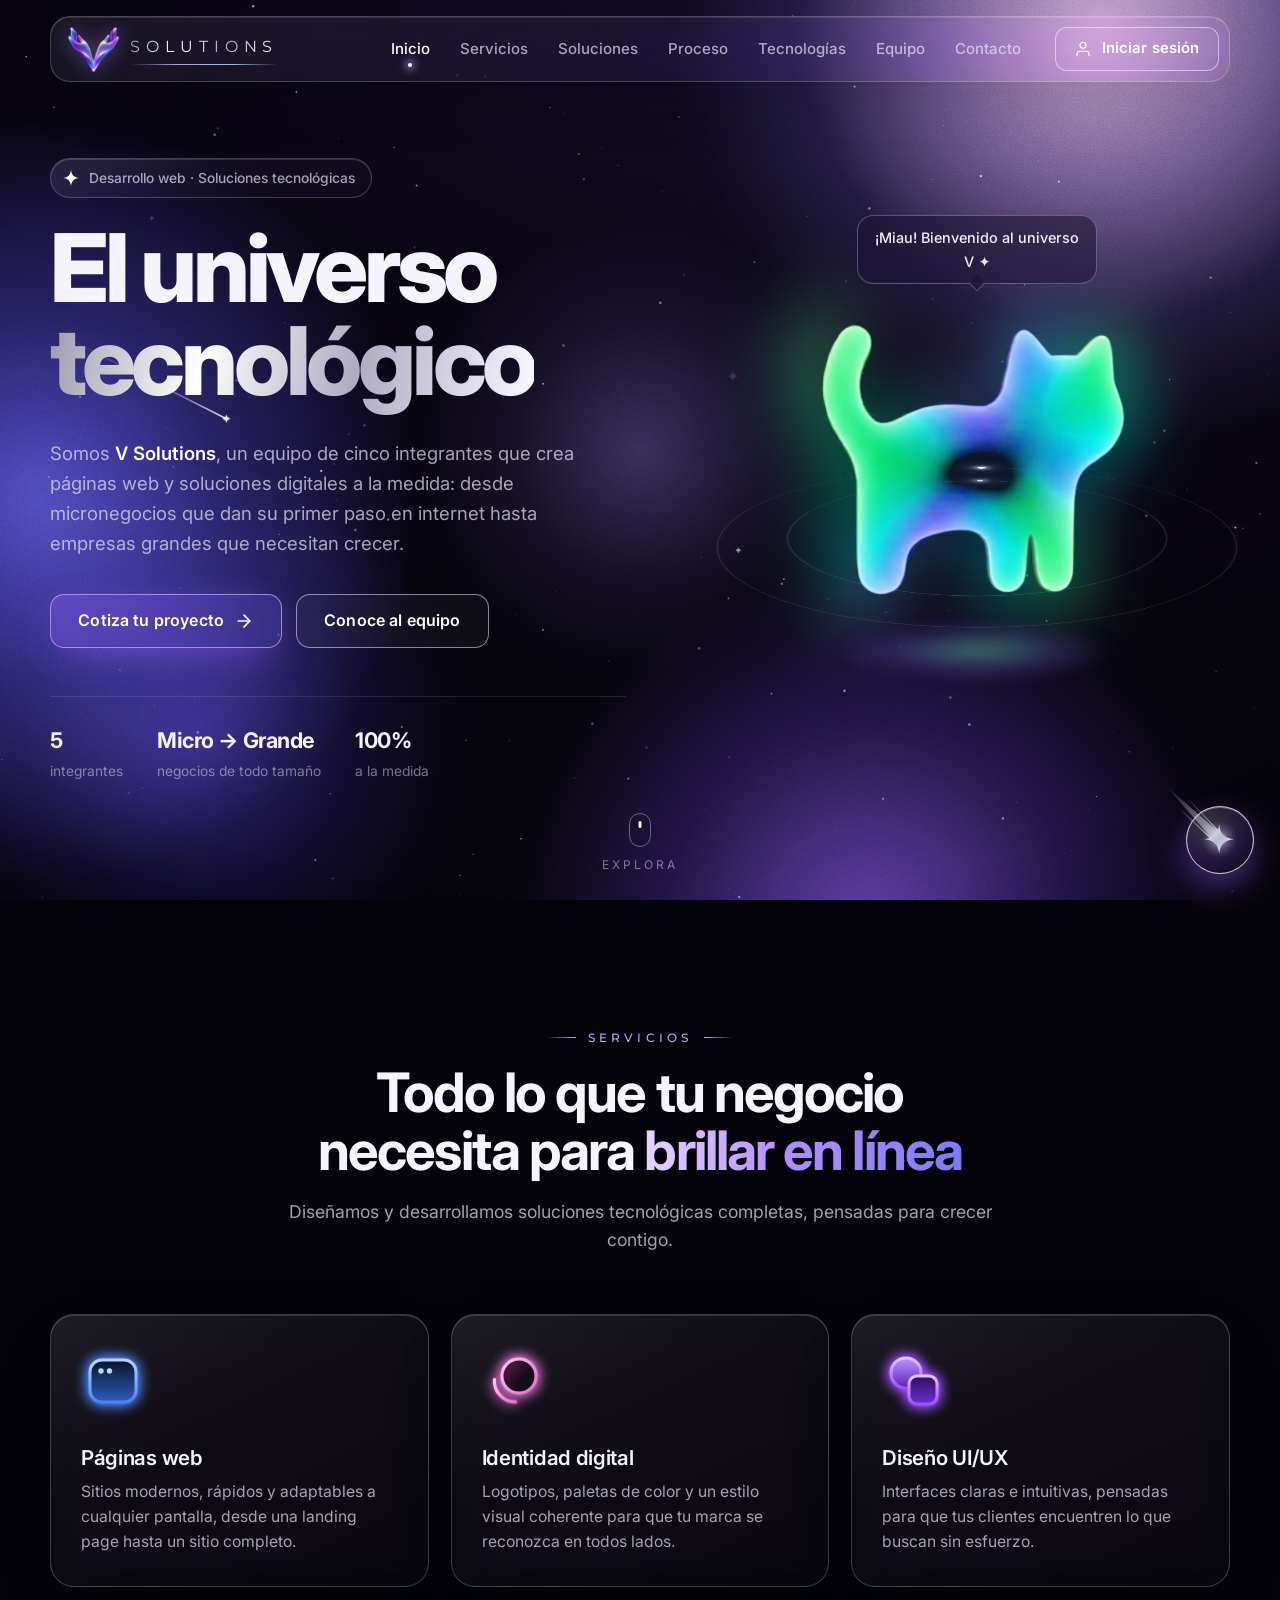
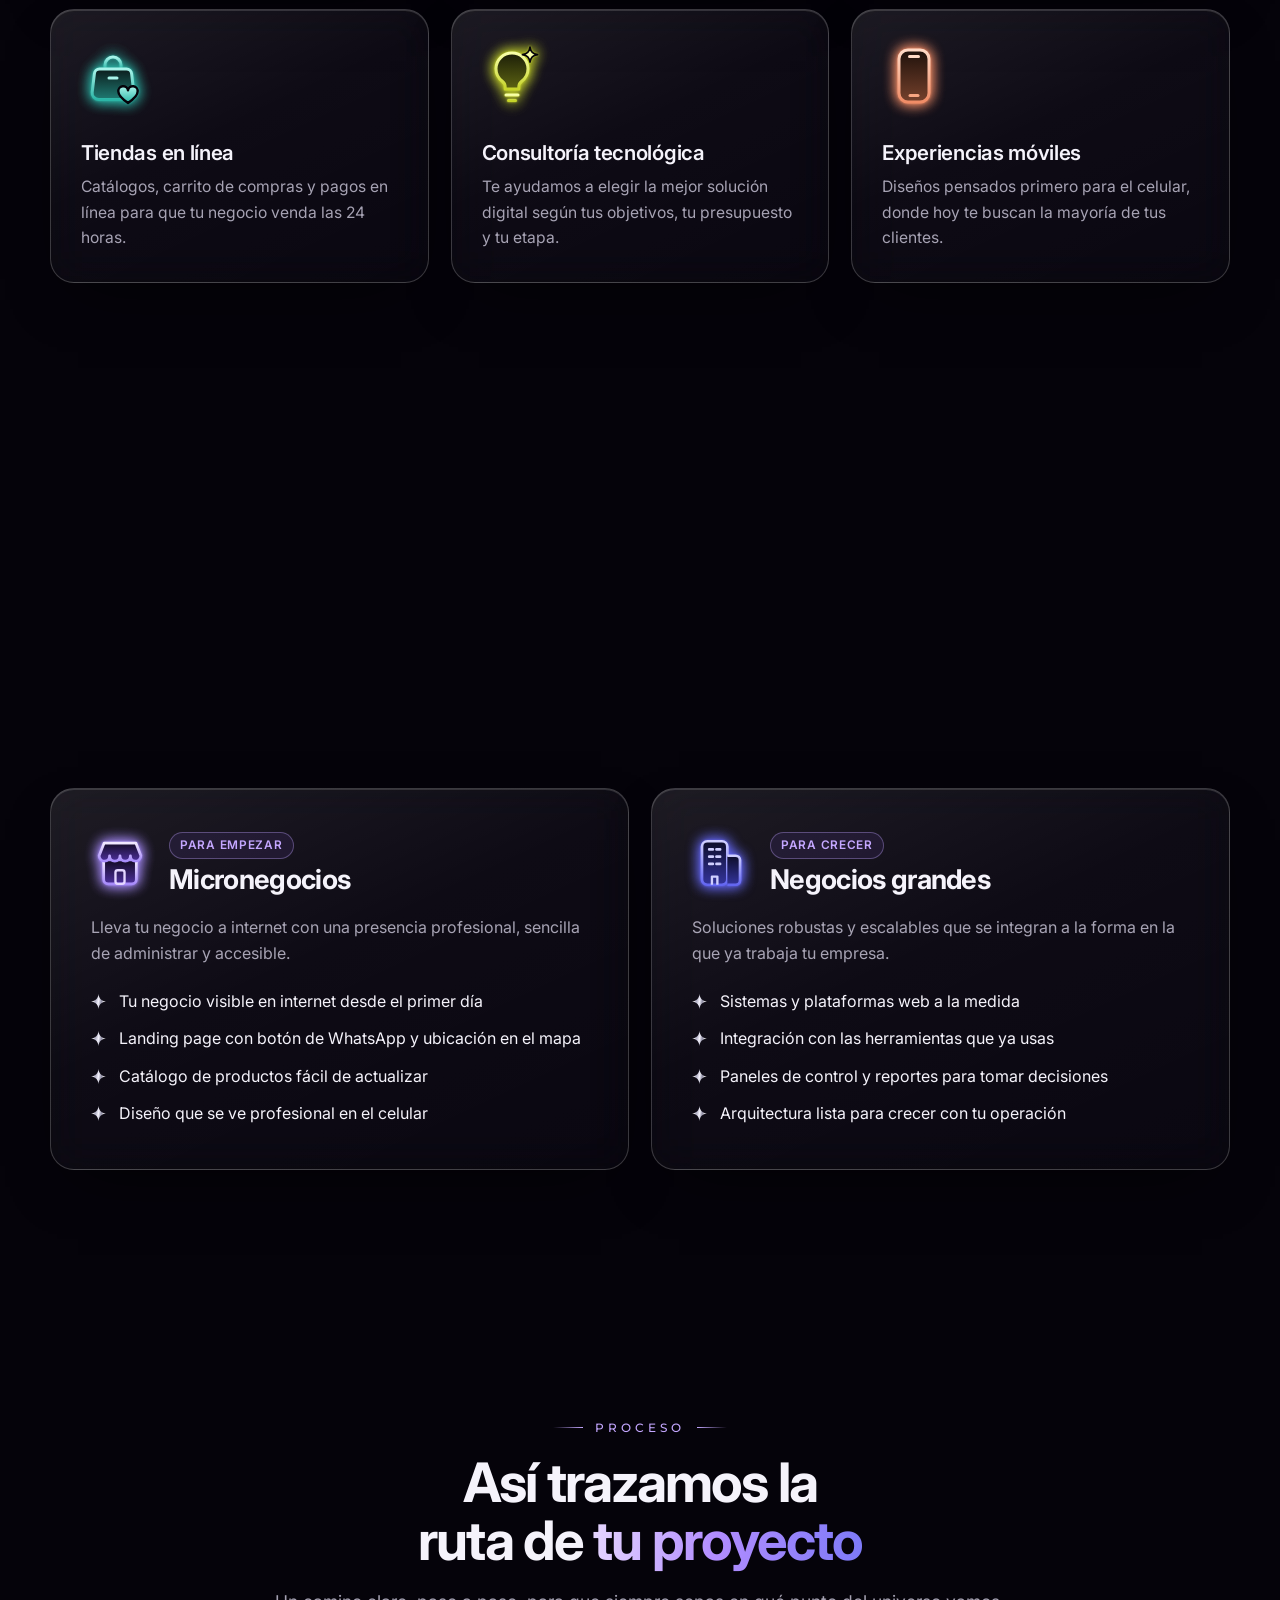
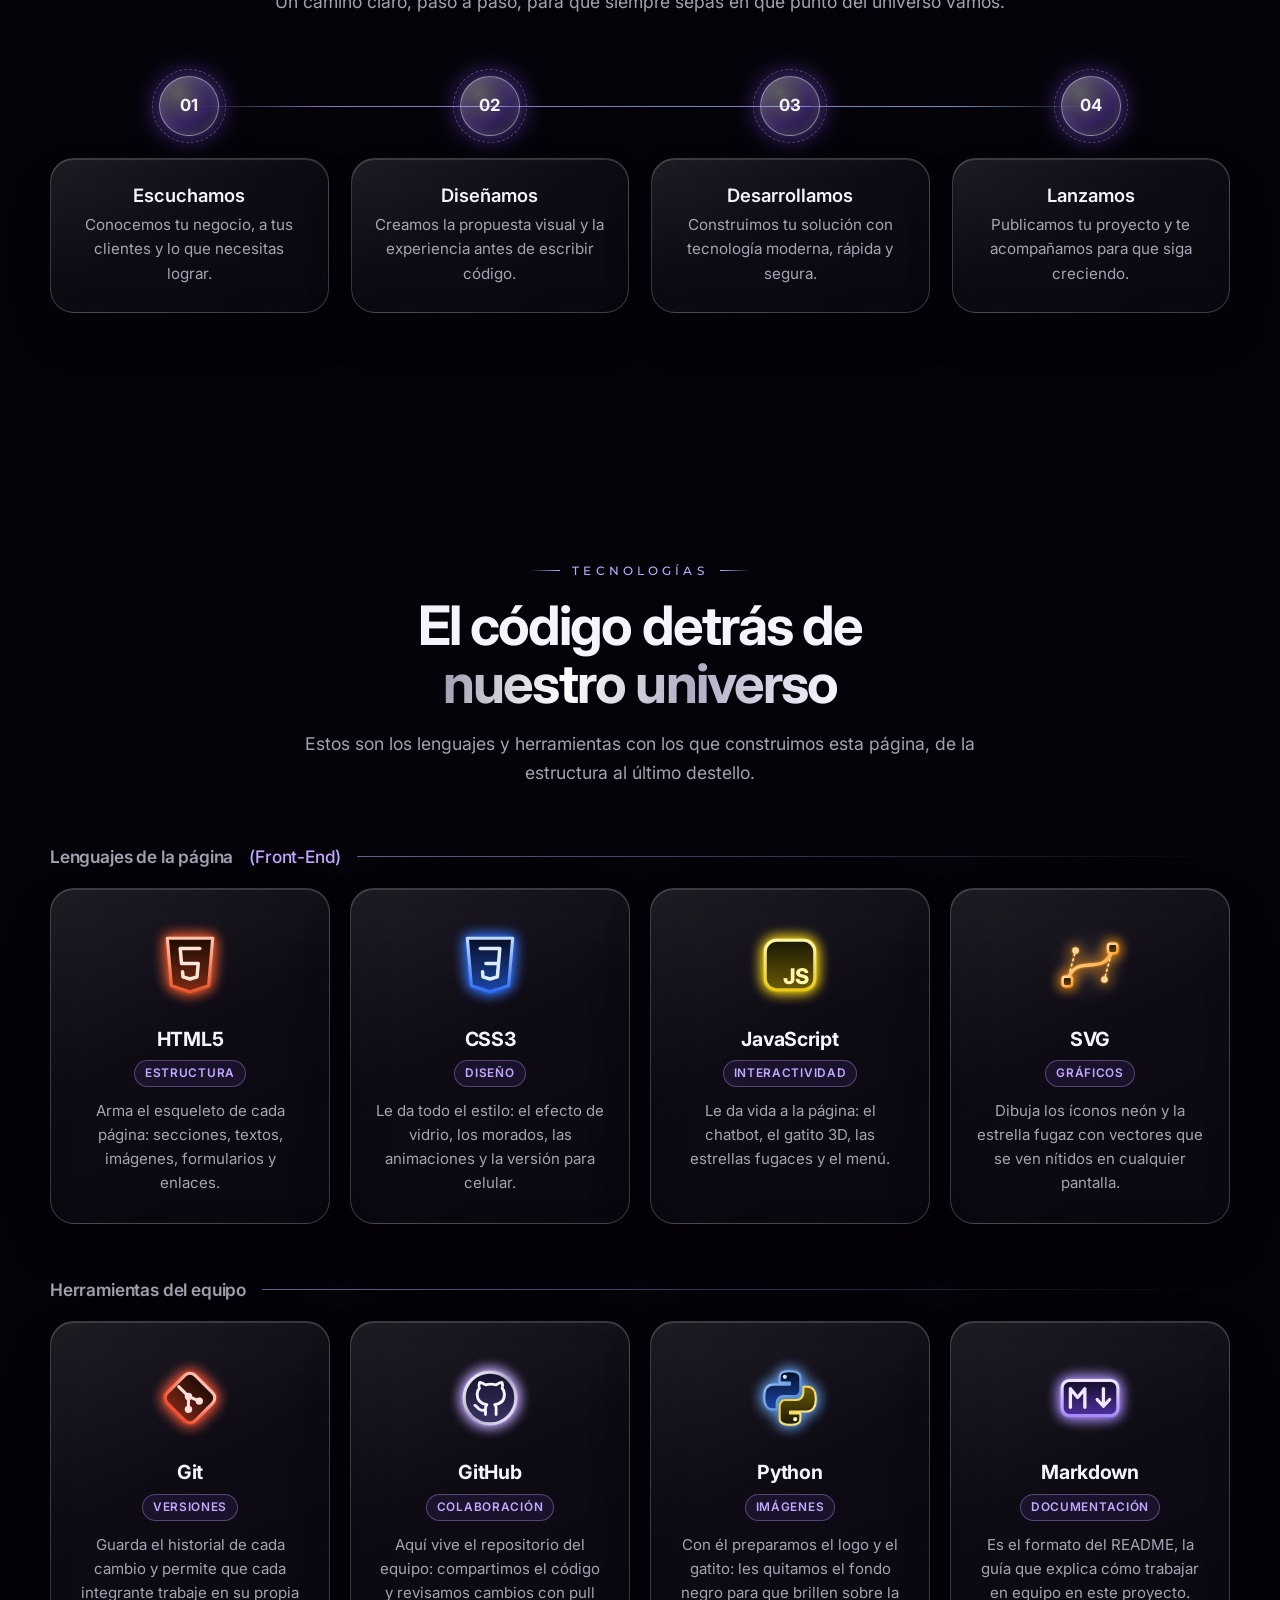
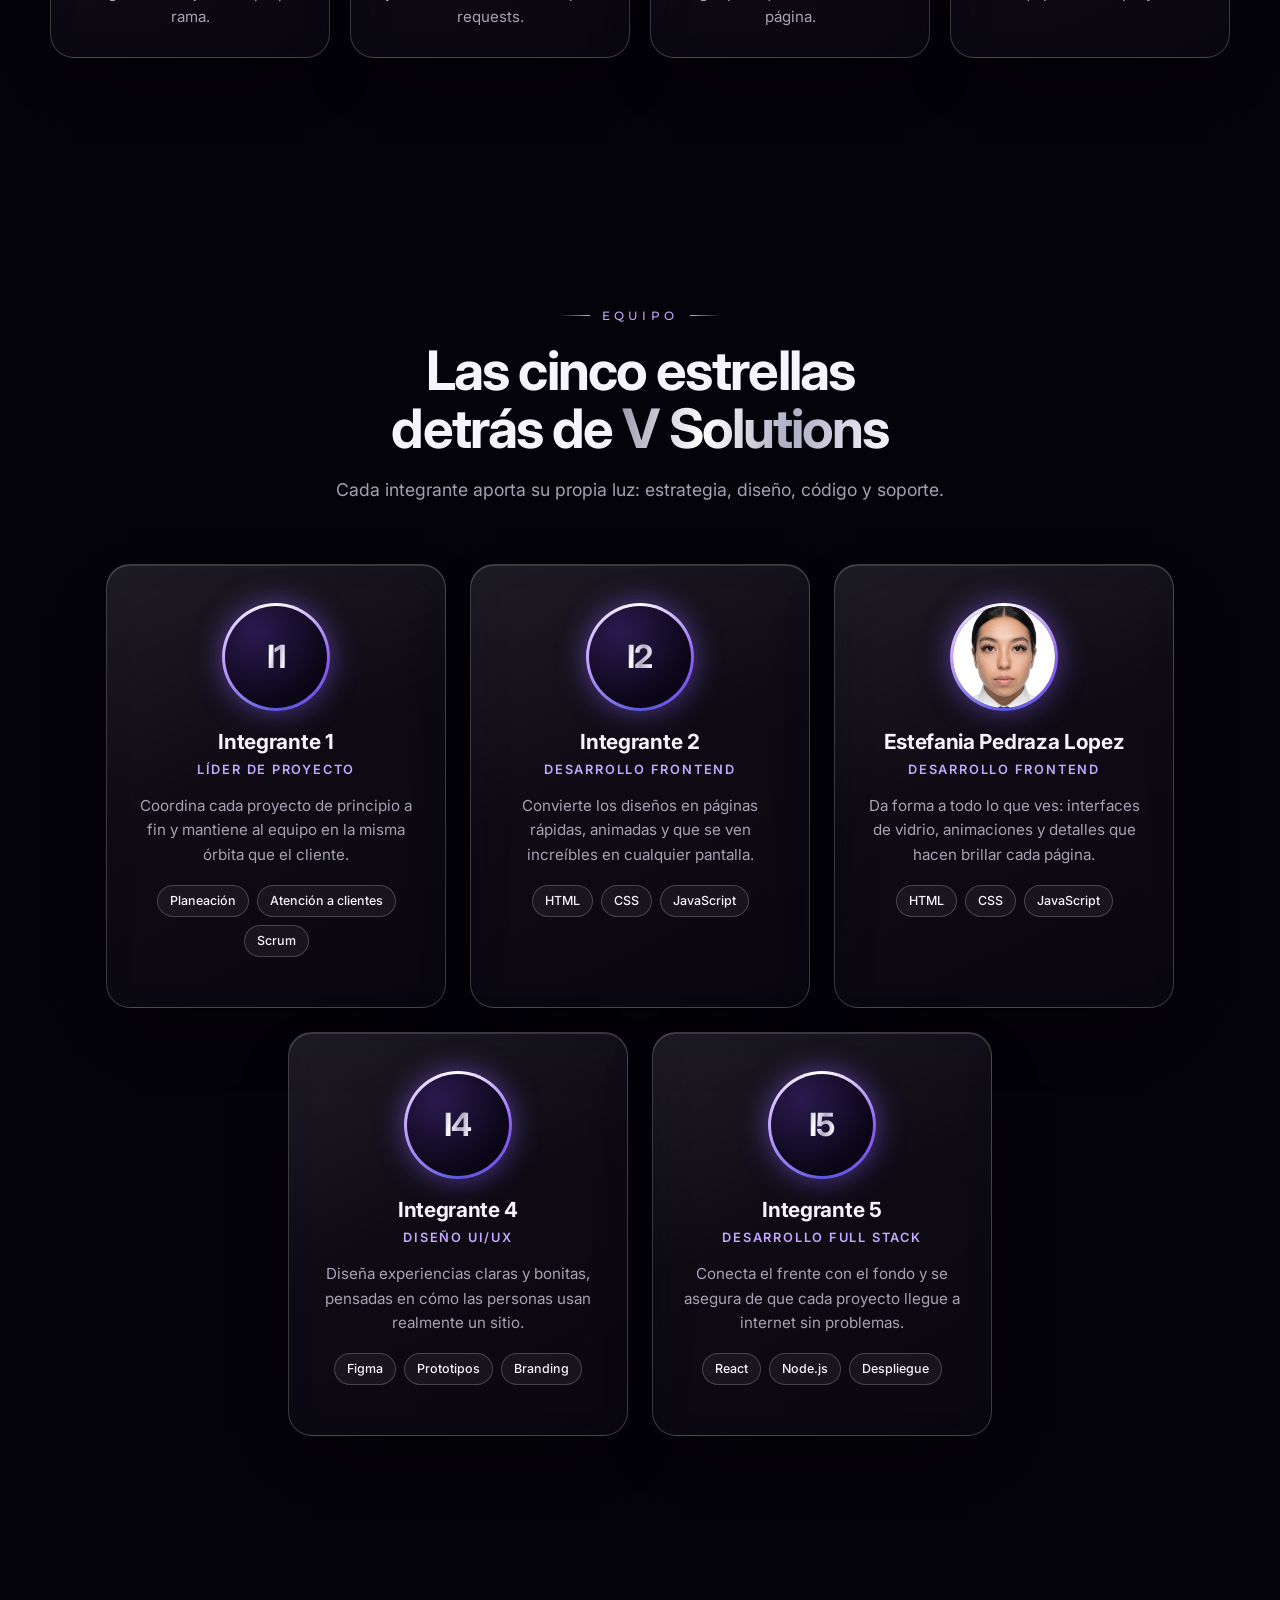
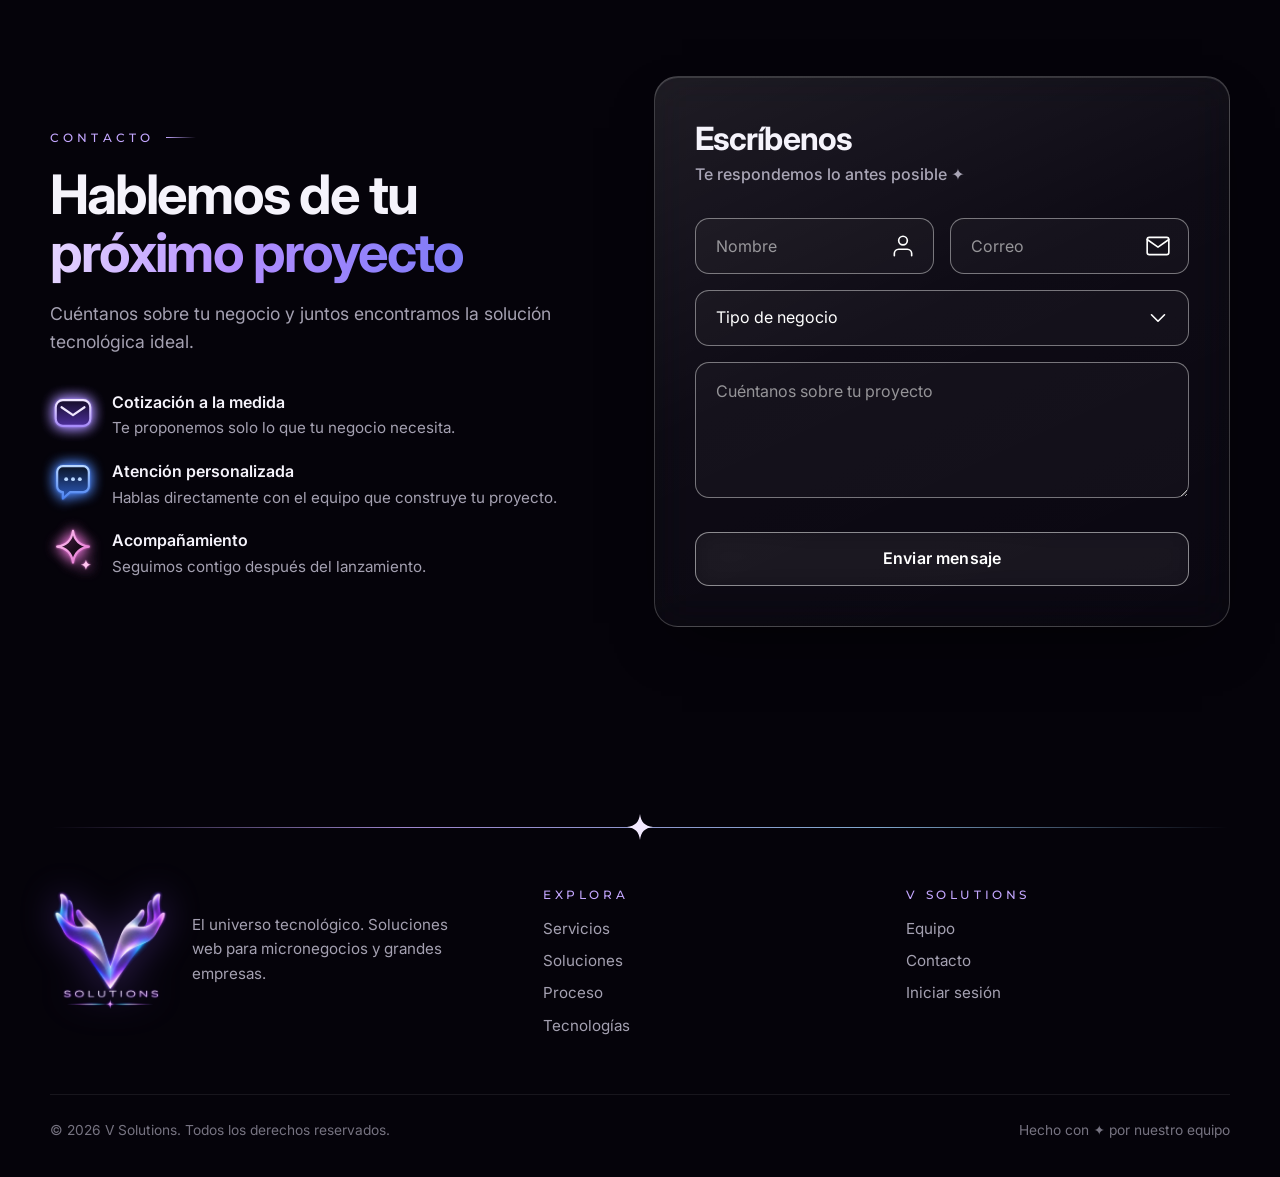
<file: index.html>
<!DOCTYPE html>
<html lang="es">
<head>
  <meta charset="UTF-8">
  <meta name="viewport" content="width=device-width, initial-scale=1">
  <title>V Solutions · El universo tecnológico</title>
  <meta name="description" content="V Solutions: equipo de desarrollo web que crea soluciones tecnológicas para micronegocios y grandes empresas.">
  <meta name="theme-color" content="#05030a">
  <link rel="icon" type="image/png" href="assets/img/favicon.png">
  <link rel="preconnect" href="https://fonts.googleapis.com">
  <link rel="preconnect" href="https://fonts.gstatic.com" crossorigin>
  <link href="https://fonts.googleapis.com/css2?family=Inter:wght@300;400;500;600;700;800&family=Montserrat:wght@300;400;500&display=swap" rel="stylesheet">
  <link rel="stylesheet" href="css/estilos.css">
  <script>document.documentElement.classList.add('js');</script>
</head>
<body>

  <!-- =====================================================
       FONDO "EL UNIVERSO": manchas moradas + grano + estrellas
       (se anima con css/estilos.css y js/fondo.js)
       ===================================================== -->
  <div class="universo" aria-hidden="true">
    <div class="mancha mancha--1"></div>
    <div class="mancha mancha--2"></div>
    <div class="mancha mancha--3"></div>
    <div class="mancha mancha--4"></div>
    <div class="mancha mancha--cursor"></div>
    <div class="grano"></div>
    <canvas id="estrellas"></canvas>
  </div>

  <!-- Degradados de los íconos neón (se reutilizan en toda la página) -->
  <svg class="svg-defs" aria-hidden="true" focusable="false">
    <defs>
      <linearGradient id="g-azul-t" x1="0" y1="0" x2="0" y2="1"><stop offset="0" stop-color="#b8d6ff"/><stop offset="1" stop-color="#4b82f0"/></linearGradient>
      <linearGradient id="g-azul-r" x1="0" y1="0" x2="0" y2="1"><stop offset="0" stop-color="#0b1426"/><stop offset="1" stop-color="#2d5cc0"/></linearGradient>
      <linearGradient id="g-rosa-t" x1="0" y1="0" x2="1" y2="1"><stop offset="0" stop-color="#ffc6f0"/><stop offset="1" stop-color="#e070cf"/></linearGradient>
      <linearGradient id="g-rosa-r" x1="0" y1="0" x2="1" y2="1"><stop offset="0" stop-color="#5a2453"/><stop offset=".55" stop-color="#1d0c1c"/><stop offset="1" stop-color="#120812"/></linearGradient>
      <linearGradient id="g-morado-t" x1="0" y1="0" x2="0" y2="1"><stop offset="0" stop-color="#e4c6ff"/><stop offset="1" stop-color="#9d4fff"/></linearGradient>
      <linearGradient id="g-morado-r" x1="0" y1="0" x2="0" y2="1"><stop offset="0" stop-color="#bf93ff"/><stop offset="1" stop-color="#5a22b8"/></linearGradient>
      <linearGradient id="g-morado-r2" x1="0" y1="0" x2="0" y2="1"><stop offset="0" stop-color="#2e1060"/><stop offset="1" stop-color="#6c2fd0"/></linearGradient>
      <linearGradient id="g-turquesa-t" x1="0" y1="0" x2="0" y2="1"><stop offset="0" stop-color="#a8f4ea"/><stop offset="1" stop-color="#2bb5a6"/></linearGradient>
      <linearGradient id="g-turquesa-r" x1="0" y1="0" x2="0" y2="1"><stop offset="0" stop-color="#0b1c1c"/><stop offset="1" stop-color="#1f7a72"/></linearGradient>
      <linearGradient id="g-amarillo-t" x1="0" y1="0" x2="0" y2="1"><stop offset="0" stop-color="#f8ffa8"/><stop offset="1" stop-color="#c6d42a"/></linearGradient>
      <linearGradient id="g-amarillo-r" x1="0" y1="0" x2="0" y2="1"><stop offset="0" stop-color="#1c1e08"/><stop offset="1" stop-color="#5c6312"/></linearGradient>
      <linearGradient id="g-durazno-t" x1="0" y1="0" x2="0" y2="1"><stop offset="0" stop-color="#ffdac6"/><stop offset="1" stop-color="#f08c66"/></linearGradient>
      <linearGradient id="g-durazno-r" x1="0" y1="0" x2="0" y2="1"><stop offset="0" stop-color="#1e110b"/><stop offset="1" stop-color="#76412c"/></linearGradient>
      <linearGradient id="g-lavanda-t" x1="0" y1="0" x2="0" y2="1"><stop offset="0" stop-color="#f1e8ff"/><stop offset="1" stop-color="#a78bfa"/></linearGradient>
      <linearGradient id="g-lavanda-r" x1="0" y1="0" x2="0" y2="1"><stop offset="0" stop-color="#150c28"/><stop offset="1" stop-color="#4d2f9c"/></linearGradient>
      <linearGradient id="g-indigo-t" x1="0" y1="0" x2="0" y2="1"><stop offset="0" stop-color="#d0cfff"/><stop offset="1" stop-color="#6366f1"/></linearGradient>
      <linearGradient id="g-indigo-r" x1="0" y1="0" x2="0" y2="1"><stop offset="0" stop-color="#0d0d2a"/><stop offset="1" stop-color="#34349c"/></linearGradient>
      <!-- Logos de tecnologías (colores de cada marca en versión neón) -->
      <linearGradient id="g-html-t" x1="0" y1="0" x2="0" y2="1"><stop offset="0" stop-color="#ffc6ad"/><stop offset="1" stop-color="#e8552b"/></linearGradient>
      <linearGradient id="g-html-r" x1="0" y1="0" x2="0" y2="1"><stop offset="0" stop-color="#200b05"/><stop offset="1" stop-color="#7c2a12"/></linearGradient>
      <linearGradient id="g-css-t" x1="0" y1="0" x2="0" y2="1"><stop offset="0" stop-color="#bfddff"/><stop offset="1" stop-color="#2f6ef2"/></linearGradient>
      <linearGradient id="g-css-r" x1="0" y1="0" x2="0" y2="1"><stop offset="0" stop-color="#070f26"/><stop offset="1" stop-color="#1c47a8"/></linearGradient>
      <linearGradient id="g-js-t" x1="0" y1="0" x2="0" y2="1"><stop offset="0" stop-color="#fff7b0"/><stop offset="1" stop-color="#e9c912"/></linearGradient>
      <linearGradient id="g-js-r" x1="0" y1="0" x2="0" y2="1"><stop offset="0" stop-color="#1b1804"/><stop offset="1" stop-color="#6a5a07"/></linearGradient>
      <linearGradient id="g-svg-t" x1="0" y1="0" x2="1" y2="1"><stop offset="0" stop-color="#ffe2ad"/><stop offset="1" stop-color="#ff9a1f"/></linearGradient>
      <linearGradient id="g-svg-r" x1="0" y1="0" x2="0" y2="1"><stop offset="0" stop-color="#1f1405"/><stop offset="1" stop-color="#6e430b"/></linearGradient>
      <linearGradient id="g-git-t" x1="0" y1="0" x2="0" y2="1"><stop offset="0" stop-color="#ffc0b0"/><stop offset="1" stop-color="#f05032"/></linearGradient>
      <linearGradient id="g-git-r" x1="0" y1="0" x2="0" y2="1"><stop offset="0" stop-color="#1f0a06"/><stop offset="1" stop-color="#7a2616"/></linearGradient>
      <linearGradient id="g-plata-t" x1="0" y1="0" x2="1" y2="1"><stop offset="0" stop-color="#ffffff"/><stop offset=".5" stop-color="#a9a7bd"/><stop offset="1" stop-color="#f1efff"/></linearGradient>
      <linearGradient id="g-plata-r" x1="0" y1="0" x2="0" y2="1"><stop offset="0" stop-color="#15102a"/><stop offset="1" stop-color="#3d3466"/></linearGradient>
      <linearGradient id="g-py-azul" x1="0" y1="0" x2="1" y2="1"><stop offset="0" stop-color="#a6cdff"/><stop offset="1" stop-color="#3f7fc4"/></linearGradient>
      <linearGradient id="g-py-amarillo" x1="0" y1="0" x2="1" y2="1"><stop offset="0" stop-color="#fff3a6"/><stop offset="1" stop-color="#f2c419"/></linearGradient>
    </defs>
  </svg>

  <!-- =====================================================
       NAVEGACIÓN (logo arriba a la izquierda + botón de login)
       ===================================================== -->
  <header class="nav vidrio" id="nav">
    <a href="#inicio" class="marca" aria-label="V Solutions, ir al inicio">
      <img src="assets/img/logo-v.png" alt="" class="marca__v" width="53" height="46">
      <span class="marca__texto">SOLUTIONS<small></small></span>
    </a>

    <nav class="nav__enlaces" id="menu" aria-label="Principal">
      <a href="#inicio" class="activo">Inicio</a>
      <a href="#servicios">Servicios</a>
      <a href="#soluciones">Soluciones</a>
      <a href="#proceso">Proceso</a>
      <a href="#tecnologias">Tecnologías</a>
      <a href="#equipo">Equipo</a>
      <a href="#contacto">Contacto</a>
      <a href="login.html" class="btn btn--sm nav__login-movil">Iniciar sesión</a>
    </nav>

    <a href="login.html" class="btn btn--sm nav__login">
      <svg viewBox="0 0 24 24" fill="none" stroke="currentColor" stroke-width="1.6" stroke-linecap="round" stroke-linejoin="round" aria-hidden="true"><path d="M20 21v-2a4 4 0 0 0-4-4H8a4 4 0 0 0-4 4v2"/><circle cx="12" cy="7" r="4"/></svg>
      Iniciar sesión
    </a>

    <button class="nav__hamburguesa" type="button" aria-label="Abrir menú" aria-expanded="false" aria-controls="menu">
      <span></span><span></span>
    </button>
  </header>

  <main>
    <!-- =====================================================
         HERO — "El universo tecnológico" + mascota 3D
         ===================================================== -->
    <div class="hero-envoltura">
      <section class="hero contenedor" id="inicio">
        <div class="hero__texto">
          <span class="chip vidrio revelar">
            <svg viewBox="0 0 24 24" aria-hidden="true"><path fill="#fff" d="M12 0C12.9 7.5 16.5 11.1 24 12 16.5 12.9 12.9 16.5 12 24 11.1 16.5 7.5 12.9 0 12 7.5 11.1 11.1 7.5 12 0Z"/></svg>
            Desarrollo web · Soluciones tecnológicas
          </span>

          <h1 class="hero__titulo revelar" style="--d:1">El universo <span class="texto-metal">tecnológico</span></h1>

          <p class="hero__descripcion revelar" style="--d:2">
            Somos <strong>V Solutions</strong>, un equipo de cinco integrantes que crea páginas web y
            soluciones digitales a la medida: desde micronegocios que dan su primer paso en internet
            hasta empresas grandes que necesitan crecer.
          </p>

          <div class="hero__acciones revelar" style="--d:3">
            <a href="#contacto" class="btn btn--primario">
              Cotiza tu proyecto
              <svg viewBox="0 0 24 24" fill="none" stroke="currentColor" stroke-width="2" stroke-linecap="round" stroke-linejoin="round" aria-hidden="true"><line x1="5" y1="12" x2="19" y2="12"/><polyline points="12 5 19 12 12 19"/></svg>
            </a>
            <a href="#equipo" class="btn">Conoce al equipo</a>
          </div>

          <ul class="hero__datos revelar" style="--d:4">
            <li><strong>5</strong><span>integrantes</span></li>
            <li><strong>Micro → Grande</strong><span>negocios de todo tamaño</span></li>
            <li><strong>100%</strong><span>a la medida</span></li>
          </ul>
        </div>

        <div class="hero__visual revelar" style="--d:2">
          <div class="orbita"></div>
          <div class="orbita orbita--2"></div>
          <!-- Mascota: gatito 3D (js/mascota.js). Haz clic para que salte. -->
          <div class="mascota" data-src="assets/img/gato.png" data-capas="14" role="button" tabindex="0" aria-label="Gatito mascota de V Solutions, haz clic para saludar"></div>
        </div>
      </section>
      <a href="#servicios" class="hero__bajar" aria-label="Bajar a servicios"><span></span>Explora</a>
    </div>

    <!-- =====================================================
         SERVICIOS — íconos neón
         ===================================================== -->
    <section class="seccion" id="servicios">
      <div class="contenedor">
        <header class="seccion__cabecera revelar">
          <span class="ceja">Servicios</span>
          <h2 class="titulo">Todo lo que tu negocio necesita para <span class="texto-morado">brillar en línea</span></h2>
          <p class="lead">Diseñamos y desarrollamos soluciones tecnológicas completas, pensadas para crecer contigo.</p>
        </header>

        <div class="servicios">
          <article class="servicio vidrio vidrio--foco revelar" style="--d:0">
            <svg class="icono" viewBox="0 0 64 64" style="--brillo:#4b82f0" aria-hidden="true">
              <rect x="9" y="11" width="46" height="42" rx="12" fill="url(#g-azul-r)" stroke="url(#g-azul-t)" stroke-width="3"/>
              <circle cx="20" cy="22" r="2.7" fill="#b8d6ff"/>
              <circle cx="28.5" cy="22" r="2.7" fill="#b8d6ff"/>
            </svg>
            <h3>Páginas web</h3>
            <p>Sitios modernos, rápidos y adaptables a cualquier pantalla, desde una landing page hasta un sitio completo.</p>
          </article>

          <article class="servicio vidrio vidrio--foco revelar" style="--d:1">
            <svg class="icono" viewBox="0 0 64 64" style="--brillo:#e070cf" aria-hidden="true">
              <path d="M12.5 30.5A21 21 0 0 0 33.5 53" fill="none" stroke="url(#g-rosa-t)" stroke-width="3" stroke-linecap="round"/>
              <circle cx="37" cy="27" r="17" fill="url(#g-rosa-r)" stroke="url(#g-rosa-t)" stroke-width="3"/>
            </svg>
            <h3>Identidad digital</h3>
            <p>Logotipos, paletas de color y un estilo visual coherente para que tu marca se reconozca en todos lados.</p>
          </article>

          <article class="servicio vidrio vidrio--foco revelar" style="--d:2">
            <svg class="icono" viewBox="0 0 64 64" style="--brillo:#9d4fff" aria-hidden="true">
              <circle cx="24" cy="24" r="15" fill="url(#g-morado-r)" stroke="url(#g-morado-t)" stroke-width="3"/>
              <rect x="27" y="27" width="28" height="28" rx="8" fill="url(#g-morado-r2)" stroke="url(#g-morado-t)" stroke-width="3"/>
            </svg>
            <h3>Diseño UI/UX</h3>
            <p>Interfaces claras e intuitivas, pensadas para que tus clientes encuentren lo que buscan sin esfuerzo.</p>
          </article>

          <article class="servicio vidrio vidrio--foco revelar" style="--d:0">
            <svg class="icono" viewBox="0 0 64 64" style="--brillo:#2bb5a6" aria-hidden="true">
              <path d="M24 25v-4a8 8 0 0 1 16 0v4" fill="none" stroke="url(#g-turquesa-t)" stroke-width="3" stroke-linecap="round"/>
              <path d="M18.5 25h27c2.6 0 4.8 2 5.1 4.6l2.2 18.6c.5 4-2.6 7.3-6.6 7.3H17.8c-4 0-7.1-3.3-6.6-7.3l2.2-18.6c.3-2.6 2.5-4.6 5.1-4.6z" fill="url(#g-turquesa-r)" stroke="url(#g-turquesa-t)" stroke-width="3"/>
              <path d="M28 34h8" stroke="#a8f4ea" stroke-width="3" stroke-linecap="round"/>
              <path d="M47 59c-6.4-4.4-9.6-7.6-9.6-11.2a4.8 4.8 0 0 1 9.6-1.4 4.8 4.8 0 0 1 9.6 1.4c0 3.6-3.2 6.8-9.6 11.2z" fill="url(#g-turquesa-t)" stroke="#05030a" stroke-width="2.4" stroke-linejoin="round"/>
            </svg>
            <h3>Tiendas en línea</h3>
            <p>Catálogos, carrito de compras y pagos en línea para que tu negocio venda las 24 horas.</p>
          </article>

          <article class="servicio vidrio vidrio--foco revelar" style="--d:1">
            <svg class="icono" viewBox="0 0 64 64" style="--brillo:#c6d42a" aria-hidden="true">
              <path d="M30 9C21.2 9 14 16 14 24.8c0 5.3 2.6 9.6 6.3 12.5 1.8 1.4 2.9 3.5 2.9 5.8V45h13.6v-1.9c0-2.3 1.1-4.4 2.9-5.8 3.7-2.9 6.3-7.2 6.3-12.5C46 16 38.8 9 30 9z" fill="url(#g-amarillo-r)" stroke="url(#g-amarillo-t)" stroke-width="3" stroke-linejoin="round"/>
              <path d="M24 51h12M26.5 56.5h7" stroke="url(#g-amarillo-t)" stroke-width="3" stroke-linecap="round"/>
              <path d="M48 3c.9 5 2.6 6.7 7.6 7.6-5 .9-6.7 2.6-7.6 7.6-.9-5-2.6-6.7-7.6-7.6 5-.9 6.7-2.6 7.6-7.6z" fill="#f8ffa8" stroke="#05030a" stroke-width="1.6" stroke-linejoin="round"/>
            </svg>
            <h3>Consultoría tecnológica</h3>
            <p>Te ayudamos a elegir la mejor solución digital según tus objetivos, tu presupuesto y tu etapa.</p>
          </article>

          <article class="servicio vidrio vidrio--foco revelar" style="--d:2">
            <svg class="icono" viewBox="0 0 64 64" style="--brillo:#f08c66" aria-hidden="true">
              <rect x="17" y="6" width="30" height="52" rx="9" fill="url(#g-durazno-r)" stroke="url(#g-durazno-t)" stroke-width="3"/>
              <path d="M27.5 12.5h9" stroke="#ffdac6" stroke-width="3" stroke-linecap="round"/>
              <path d="M28 51.5h8" stroke="#f6a582" stroke-width="3" stroke-linecap="round"/>
            </svg>
            <h3>Experiencias móviles</h3>
            <p>Diseños pensados primero para el celular, donde hoy te buscan la mayoría de tus clientes.</p>
          </article>
        </div>
      </div>
    </section>

    <!-- =====================================================
         SOLUCIONES — micronegocios y negocios grandes
         ===================================================== -->
    <section class="seccion" id="soluciones">
      <div class="contenedor">
        <header class="seccion__cabecera revelar">
          <span class="ceja">Soluciones</span>
          <h2 class="titulo">Del micronegocio a la <span class="texto-metal">gran empresa</span></h2>
          <p class="lead">Adaptamos cada proyecto al tamaño, al presupuesto y a los objetivos de tu negocio.</p>
        </header>

        <div class="publico">
          <article class="publico__tarjeta vidrio vidrio--foco revelar">
            <div class="publico__cabecera">
              <svg class="icono" viewBox="0 0 64 64" style="--brillo:#a78bfa" aria-hidden="true">
                <path d="M14 30v20a5 5 0 0 0 5 5h26a5 5 0 0 0 5-5V30" fill="url(#g-lavanda-r)" stroke="url(#g-lavanda-t)" stroke-width="3"/>
                <path d="M9 24 14.5 10h35L55 24c0 3.3-2.7 6-6 6s-5.5-2.7-5.5-6c0 3.3-2.5 6-5.75 6S32 27.3 32 24c0 3.3-2.5 6-5.75 6S20.5 27.3 20.5 24c0 3.3-2.2 6-5.5 6S9 27.3 9 24z" fill="url(#g-lavanda-r)" stroke="url(#g-lavanda-t)" stroke-width="3" stroke-linejoin="round"/>
                <rect x="27" y="40" width="10" height="15" rx="2.5" fill="none" stroke="#e4d6ff" stroke-width="2.6"/>
              </svg>
              <div>
                <span class="etiqueta">Para empezar</span>
                <h3>Micronegocios</h3>
              </div>
            </div>
            <p>Lleva tu negocio a internet con una presencia profesional, sencilla de administrar y accesible.</p>
            <ul class="lista-estrellas">
              <li>Tu negocio visible en internet desde el primer día</li>
              <li>Landing page con botón de WhatsApp y ubicación en el mapa</li>
              <li>Catálogo de productos fácil de actualizar</li>
              <li>Diseño que se ve profesional en el celular</li>
            </ul>
          </article>

          <article class="publico__tarjeta vidrio vidrio--foco revelar" style="--d:1">
            <div class="publico__cabecera">
              <svg class="icono" viewBox="0 0 64 64" style="--brillo:#6366f1" aria-hidden="true">
                <rect x="11" y="8" width="28" height="48" rx="6" fill="url(#g-indigo-r)" stroke="url(#g-indigo-t)" stroke-width="3"/>
                <path d="M39 24h9a5 5 0 0 1 5 5v22a5 5 0 0 1-5 5h-9" fill="url(#g-indigo-r)" stroke="url(#g-indigo-t)" stroke-width="3"/>
                <path d="M19 17h4M27 17h4M19 25h4M27 25h4M19 33h4M27 33h4" stroke="#d0cfff" stroke-width="3" stroke-linecap="round"/>
                <path d="M22 56v-9h6v9" fill="none" stroke="#d0cfff" stroke-width="2.6" stroke-linejoin="round"/>
              </svg>
              <div>
                <span class="etiqueta">Para crecer</span>
                <h3>Negocios grandes</h3>
              </div>
            </div>
            <p>Soluciones robustas y escalables que se integran a la forma en la que ya trabaja tu empresa.</p>
            <ul class="lista-estrellas">
              <li>Sistemas y plataformas web a la medida</li>
              <li>Integración con las herramientas que ya usas</li>
              <li>Paneles de control y reportes para tomar decisiones</li>
              <li>Arquitectura lista para crecer con tu operación</li>
            </ul>
          </article>
        </div>
      </div>
    </section>

    <!-- =====================================================
         PROCESO — constelación de 4 pasos
         ===================================================== -->
    <section class="seccion" id="proceso">
      <div class="contenedor">
        <header class="seccion__cabecera revelar">
          <span class="ceja">Proceso</span>
          <h2 class="titulo">Así trazamos la ruta de <span class="texto-morado">tu proyecto</span></h2>
          <p class="lead">Un camino claro, paso a paso, para que siempre sepas en qué punto del universo vamos.</p>
        </header>

        <ol class="proceso">
          <li class="paso revelar" style="--d:0">
            <div class="paso__nodo">01</div>
            <div class="paso__tarjeta vidrio">
              <h3>Escuchamos</h3>
              <p>Conocemos tu negocio, a tus clientes y lo que necesitas lograr.</p>
            </div>
          </li>
          <li class="paso revelar" style="--d:1">
            <div class="paso__nodo">02</div>
            <div class="paso__tarjeta vidrio">
              <h3>Diseñamos</h3>
              <p>Creamos la propuesta visual y la experiencia antes de escribir código.</p>
            </div>
          </li>
          <li class="paso revelar" style="--d:2">
            <div class="paso__nodo">03</div>
            <div class="paso__tarjeta vidrio">
              <h3>Desarrollamos</h3>
              <p>Construimos tu solución con tecnología moderna, rápida y segura.</p>
            </div>
          </li>
          <li class="paso revelar" style="--d:3">
            <div class="paso__nodo">04</div>
            <div class="paso__tarjeta vidrio">
              <h3>Lanzamos</h3>
              <p>Publicamos tu proyecto y te acompañamos para que siga creciendo.</p>
            </div>
          </li>
        </ol>
      </div>
    </section>

    <!-- =====================================================
         TECNOLOGÍAS — lenguajes y herramientas con los que
         construimos la página (logos en estilo neón)
         ===================================================== -->
    <section class="seccion" id="tecnologias">
      <div class="contenedor">
        <header class="seccion__cabecera revelar">
          <span class="ceja">Tecnologías</span>
          <h2 class="titulo">El código detrás de <span class="texto-metal">nuestro universo</span></h2>
          <p class="lead">Estos son los lenguajes y herramientas con los que construimos esta página, de la estructura al último destello.</p>
        </header>

        <h3 class="tecnologias__grupo revelar">Lenguajes de la página <span>(Front-End)</span></h3>
        <div class="tecnologias">
          <article class="tecnologia vidrio vidrio--foco revelar" style="--d:0">
            <div class="tecnologia__logo">
              <svg class="icono" viewBox="0 0 64 64" style="--brillo:#e8552b" role="img" aria-label="Logo de HTML5">
                <path d="M10 6h44l-4 46-18 6-18-6z" fill="url(#g-html-r)" stroke="url(#g-html-t)" stroke-width="3" stroke-linejoin="round"/>
                <path d="M41.5 16h-19l1.3 14.5H40l-1.2 13-6.8 2.1-6.8-2.1-.4-5" fill="none" stroke="#ffe4d8" stroke-width="3.4" stroke-linecap="round" stroke-linejoin="round"/>
              </svg>
            </div>
            <div class="tecnologia__texto">
              <h4>HTML5</h4>
              <span class="etiqueta">Estructura</span>
              <p>Arma el esqueleto de cada página: secciones, textos, imágenes, formularios y enlaces.</p>
            </div>
          </article>

          <article class="tecnologia vidrio vidrio--foco revelar" style="--d:1">
            <div class="tecnologia__logo">
              <svg class="icono" viewBox="0 0 64 64" style="--brillo:#2f6ef2" role="img" aria-label="Logo de CSS3">
                <path d="M10 6h44l-4 46-18 6-18-6z" fill="url(#g-css-r)" stroke="url(#g-css-t)" stroke-width="3" stroke-linejoin="round"/>
                <path d="M22.5 16h19l-1.2 14.5H28m12.3 0-1.2 13-7.1 2.1-6.8-2.1-.4-5" fill="none" stroke="#ddedff" stroke-width="3.4" stroke-linecap="round" stroke-linejoin="round"/>
              </svg>
            </div>
            <div class="tecnologia__texto">
              <h4>CSS3</h4>
              <span class="etiqueta">Diseño</span>
              <p>Le da todo el estilo: el efecto de vidrio, los morados, las animaciones y la versión para celular.</p>
            </div>
          </article>

          <article class="tecnologia vidrio vidrio--foco revelar" style="--d:2">
            <div class="tecnologia__logo">
              <svg class="icono" viewBox="0 0 64 64" style="--brillo:#e9c912" role="img" aria-label="Logo de JavaScript">
                <rect x="8" y="8" width="48" height="48" rx="11" fill="url(#g-js-r)" stroke="url(#g-js-t)" stroke-width="3"/>
                <text x="50" y="50" text-anchor="end" font-family="Inter, system-ui, sans-serif" font-size="21" font-weight="800" letter-spacing="-0.5" fill="#fff5a6">JS</text>
              </svg>
            </div>
            <div class="tecnologia__texto">
              <h4>JavaScript</h4>
              <span class="etiqueta">Interactividad</span>
              <p>Le da vida a la página: el chatbot, el gatito 3D, las estrellas fugaces y el menú.</p>
            </div>
          </article>

          <article class="tecnologia vidrio vidrio--foco revelar" style="--d:3">
            <div class="tecnologia__logo">
              <svg class="icono" viewBox="0 0 64 64" style="--brillo:#ff9a1f" role="img" aria-label="Ícono de gráficos vectoriales SVG">
                <path d="M10 48 18 18M54 16l-8 30" stroke="#ffd89c" stroke-width="1.6" stroke-linecap="round" stroke-dasharray="2 3.2"/>
                <path d="M10 48C18 18 46 46 54 16" fill="none" stroke="url(#g-svg-t)" stroke-width="3.2" stroke-linecap="round"/>
                <rect x="5.5" y="43.5" width="9" height="9" rx="2.5" fill="url(#g-svg-r)" stroke="url(#g-svg-t)" stroke-width="2.4"/>
                <rect x="49.5" y="11.5" width="9" height="9" rx="2.5" fill="url(#g-svg-r)" stroke="url(#g-svg-t)" stroke-width="2.4"/>
                <circle cx="18" cy="18" r="3.2" fill="#ffd89c"/>
                <circle cx="46" cy="46" r="3.2" fill="#ffd89c"/>
              </svg>
            </div>
            <div class="tecnologia__texto">
              <h4>SVG</h4>
              <span class="etiqueta">Gráficos</span>
              <p>Dibuja los íconos neón y la estrella fugaz con vectores que se ven nítidos en cualquier pantalla.</p>
            </div>
          </article>
        </div>

        <h3 class="tecnologias__grupo revelar">Herramientas del equipo</h3>
        <div class="tecnologias">
          <article class="tecnologia vidrio vidrio--foco revelar" style="--d:0">
            <div class="tecnologia__logo">
              <svg class="icono" viewBox="0 0 64 64" style="--brillo:#f05032" role="img" aria-label="Logo de Git">
                <rect x="13" y="13" width="38" height="38" rx="7" transform="rotate(45 32 32)" fill="url(#g-git-r)" stroke="url(#g-git-t)" stroke-width="3"/>
                <path d="M21 21l9.5 9.5V43m0-12.5L41 35" fill="none" stroke="#ffe0d8" stroke-width="3" stroke-linecap="round" stroke-linejoin="round"/>
                <circle cx="30.5" cy="30.5" r="3.6" fill="#ffe0d8"/>
                <circle cx="30.5" cy="43" r="3.6" fill="#ffe0d8"/>
                <circle cx="41" cy="35" r="3.6" fill="#ffe0d8"/>
              </svg>
            </div>
            <div class="tecnologia__texto">
              <h4>Git</h4>
              <span class="etiqueta">Versiones</span>
              <p>Guarda el historial de cada cambio y permite que cada integrante trabaje en su propia rama.</p>
            </div>
          </article>

          <article class="tecnologia vidrio vidrio--foco revelar" style="--d:1">
            <div class="tecnologia__logo">
              <svg class="icono" viewBox="0 0 64 64" style="--brillo:#c4a7ff" role="img" aria-label="Logo de GitHub">
                <circle cx="32" cy="32" r="25" fill="url(#g-plata-r)" stroke="url(#g-plata-t)" stroke-width="3"/>
                <g transform="translate(14.4 15.6) scale(1.47)" fill="none" stroke="#f4f3ff" stroke-width="1.9" stroke-linecap="round" stroke-linejoin="round">
                  <path d="M9 19c-5 1.5-5-2.5-7-3m14 6v-3.87a3.37 3.37 0 0 0-.94-2.61c3.14-.35 6.44-1.54 6.44-7A5.44 5.44 0 0 0 20 4.77 5.07 5.07 0 0 0 19.91 1S18.73.65 16 2.48a13.38 13.38 0 0 0-7 0C6.27.65 5.09 1 5.09 1A5.07 5.07 0 0 0 5 4.77a5.44 5.44 0 0 0-1.5 3.78c0 5.42 3.3 6.61 6.44 7A3.37 3.37 0 0 0 9 18.13V22"/>
                </g>
              </svg>
            </div>
            <div class="tecnologia__texto">
              <h4>GitHub</h4>
              <span class="etiqueta">Colaboración</span>
              <p>Aquí vive el repositorio del equipo: compartimos el código y revisamos cambios con pull requests.</p>
            </div>
          </article>

          <article class="tecnologia vidrio vidrio--foco revelar" style="--d:2">
            <div class="tecnologia__logo">
              <svg class="icono" viewBox="0 0 64 64" style="--brillo:#5b8fd6" role="img" aria-label="Logo de Python">
                <path d="M31 6c-9 0-9 4-9 6v5h10v2H16c-5 0-9 3-9 12s4 12 8 12h4v-6c0-4 3-7 7-7h11c3 0 5-3 5-6V12c0-3-3-6-11-6z" fill="url(#g-css-r)" stroke="url(#g-py-azul)" stroke-width="2" stroke-linejoin="round"/>
                <circle cx="27" cy="11.5" r="2" fill="#d4e6ff"/>
                <g transform="rotate(180 32 32)">
                  <path d="M31 6c-9 0-9 4-9 6v5h10v2H16c-5 0-9 3-9 12s4 12 8 12h4v-6c0-4 3-7 7-7h11c3 0 5-3 5-6V12c0-3-3-6-11-6z" fill="url(#g-js-r)" stroke="url(#g-py-amarillo)" stroke-width="2" stroke-linejoin="round"/>
                  <circle cx="27" cy="11.5" r="2" fill="#fff3b0"/>
                </g>
              </svg>
            </div>
            <div class="tecnologia__texto">
              <h4>Python</h4>
              <span class="etiqueta">Imágenes</span>
              <p>Con él preparamos el logo y el gatito: les quitamos el fondo negro para que brillen sobre la página.</p>
            </div>
          </article>

          <article class="tecnologia vidrio vidrio--foco revelar" style="--d:3">
            <div class="tecnologia__logo">
              <svg class="icono" viewBox="0 0 64 64" style="--brillo:#a78bfa" role="img" aria-label="Logo de Markdown">
                <rect x="5" y="15" width="54" height="34" rx="7" fill="url(#g-lavanda-r)" stroke="url(#g-lavanda-t)" stroke-width="3"/>
                <path d="M13 41V23l7 8.5 7-8.5v18M45 23v16m-6-5.5 6 6.5 6-6.5" fill="none" stroke="#f1e8ff" stroke-width="3.2" stroke-linecap="round" stroke-linejoin="round"/>
              </svg>
            </div>
            <div class="tecnologia__texto">
              <h4>Markdown</h4>
              <span class="etiqueta">Documentación</span>
              <p>Es el formato del README, la guía que explica cómo trabajar en equipo en este proyecto.</p>
            </div>
          </article>
        </div>
      </div>
    </section>

    <!-- =====================================================
         EQUIPO — los perfiles se editan en js/equipo.js
         ===================================================== -->
    <section class="seccion" id="equipo">
      <div class="contenedor">
        <header class="seccion__cabecera revelar">
          <span class="ceja">Equipo</span>
          <h2 class="titulo">Las cinco estrellas detrás de <span class="texto-metal">V Solutions</span></h2>
          <p class="lead">Cada integrante aporta su propia luz: estrategia, diseño, código y soporte.</p>
        </header>

        <div class="equipo" id="equipo-lista">
          <noscript><p class="lead">Activa JavaScript para ver los perfiles del equipo.</p></noscript>
        </div>
      </div>
    </section>

    <!-- =====================================================
         CONTACTO
         ===================================================== -->
    <section class="seccion" id="contacto">
      <div class="contenedor contacto">
        <div class="revelar">
          <header class="seccion__cabecera seccion__cabecera--izq">
            <span class="ceja">Contacto</span>
            <h2 class="titulo">Hablemos de tu <span class="texto-morado">próximo proyecto</span></h2>
            <p class="lead">Cuéntanos sobre tu negocio y juntos encontramos la solución tecnológica ideal.</p>
          </header>

          <ul class="contacto__puntos">
            <li>
              <svg class="icono" viewBox="0 0 64 64" style="--brillo:#a78bfa" aria-hidden="true">
                <rect x="8" y="14" width="48" height="36" rx="10" fill="url(#g-lavanda-r)" stroke="url(#g-lavanda-t)" stroke-width="3"/>
                <path d="M16 24l16 11 16-11" fill="none" stroke="#f1e8ff" stroke-width="3" stroke-linecap="round" stroke-linejoin="round"/>
              </svg>
              <div><strong>Cotización a la medida</strong><span>Te proponemos solo lo que tu negocio necesita.</span></div>
            </li>
            <li>
              <svg class="icono" viewBox="0 0 64 64" style="--brillo:#4b82f0" aria-hidden="true">
                <path d="M10 18a8 8 0 0 1 8-8h28a8 8 0 0 1 8 8v20a8 8 0 0 1-8 8H28l-10 9v-9a8 8 0 0 1-8-8z" fill="url(#g-azul-r)" stroke="url(#g-azul-t)" stroke-width="3" stroke-linejoin="round"/>
                <circle cx="22.5" cy="28" r="2.7" fill="#b8d6ff"/><circle cx="32" cy="28" r="2.7" fill="#b8d6ff"/><circle cx="41.5" cy="28" r="2.7" fill="#b8d6ff"/>
              </svg>
              <div><strong>Atención personalizada</strong><span>Hablas directamente con el equipo que construye tu proyecto.</span></div>
            </li>
            <li>
              <svg class="icono" viewBox="0 0 64 64" style="--brillo:#e070cf" aria-hidden="true">
                <path d="M32 4c1.8 13.5 8.5 20.2 22 22-13.5 1.8-20.2 8.5-22 22-1.8-13.5-8.5-20.2-22-22C23.5 24.2 30.2 17.5 32 4z" fill="url(#g-rosa-r)" stroke="url(#g-rosa-t)" stroke-width="3" stroke-linejoin="round"/>
                <path d="M50 44c.8 4.5 2.5 6.2 7 7-4.5.8-6.2 2.5-7 7-.8-4.5-2.5-6.2-7-7 4.5-.8 6.2-2.5 7-7z" fill="#ffc6f0"/>
              </svg>
              <div><strong>Acompañamiento</strong><span>Seguimos contigo después del lanzamiento.</span></div>
            </li>
          </ul>
        </div>

        <form class="formulario vidrio revelar" id="form-contacto" style="--d:1" novalidate>
          <h3>Escríbenos</h3>
          <p class="formulario__sub">Te respondemos lo antes posible ✦</p>

          <div class="campo--doble">
            <div class="campo">
              <label class="sr-only" for="c-nombre">Nombre</label>
              <input id="c-nombre" name="nombre" type="text" placeholder="Nombre" autocomplete="name" required>
              <svg class="campo__icono" viewBox="0 0 24 24" aria-hidden="true"><path d="M20 21v-2a4 4 0 0 0-4-4H8a4 4 0 0 0-4 4v2"/><circle cx="12" cy="7" r="4"/></svg>
            </div>
            <div class="campo">
              <label class="sr-only" for="c-correo">Correo</label>
              <input id="c-correo" name="correo" type="email" placeholder="Correo" autocomplete="email" required>
              <svg class="campo__icono" viewBox="0 0 24 24" aria-hidden="true"><path d="M4 4h16c1.1 0 2 .9 2 2v12c0 1.1-.9 2-2 2H4c-1.1 0-2-.9-2-2V6c0-1.1.9-2 2-2z"/><polyline points="22,6 12,13 2,6"/></svg>
            </div>
          </div>

          <div class="campo">
            <label class="sr-only" for="c-tipo">Tipo de negocio</label>
            <select id="c-tipo" name="tipo" required>
              <option value="" disabled selected>Tipo de negocio</option>
              <option>Micronegocio / emprendimiento</option>
              <option>Pequeña o mediana empresa</option>
              <option>Empresa grande</option>
              <option>Otro</option>
            </select>
            <svg class="campo__icono" viewBox="0 0 24 24" aria-hidden="true"><polyline points="6 9 12 15 18 9"/></svg>
          </div>

          <div class="campo">
            <label class="sr-only" for="c-mensaje">Mensaje</label>
            <textarea id="c-mensaje" name="mensaje" placeholder="Cuéntanos sobre tu proyecto" required></textarea>
          </div>

          <button type="submit" class="btn btn--bloque">Enviar mensaje</button>
        </form>
      </div>
    </section>
  </main>

  <!-- =====================================================
       PIE DE PÁGINA
       ===================================================== -->
  <footer class="pie">
    <div class="contenedor">
      <div class="divisor" aria-hidden="true"></div>
      <div class="pie__grid">
        <div class="pie__marca">
          <img src="assets/img/logo-completo.png" alt="V Solutions" class="pie__logo" width="120" height="124">
          <p>El universo tecnológico. Soluciones web para micronegocios y grandes empresas.</p>
        </div>
        <div>
          <h4>Explora</h4>
          <nav class="pie__enlaces" aria-label="Pie de página">
            <a href="#servicios">Servicios</a>
            <a href="#soluciones">Soluciones</a>
            <a href="#proceso">Proceso</a>
            <a href="#tecnologias">Tecnologías</a>
          </nav>
        </div>
        <div>
          <h4>V Solutions</h4>
          <nav class="pie__enlaces" aria-label="Accesos">
            <a href="#equipo">Equipo</a>
            <a href="#contacto">Contacto</a>
            <a href="login.html">Iniciar sesión</a>
          </nav>
        </div>
      </div>
      <div class="pie__copy">
        <span>© <span data-anio>2026</span> V Solutions. Todos los derechos reservados.</span>
        <span>Hecho con ✦ por nuestro equipo</span>
      </div>
    </div>
  </footer>

  <!-- Scripts -->
  <script src="js/equipo.js" defer></script>
  <script src="js/fondo.js" defer></script>
  <script src="js/mascota.js" defer></script>
  <script src="js/main.js" defer></script>
  <script src="js/chatbot.js" defer></script>
</body>
</html>
</file>
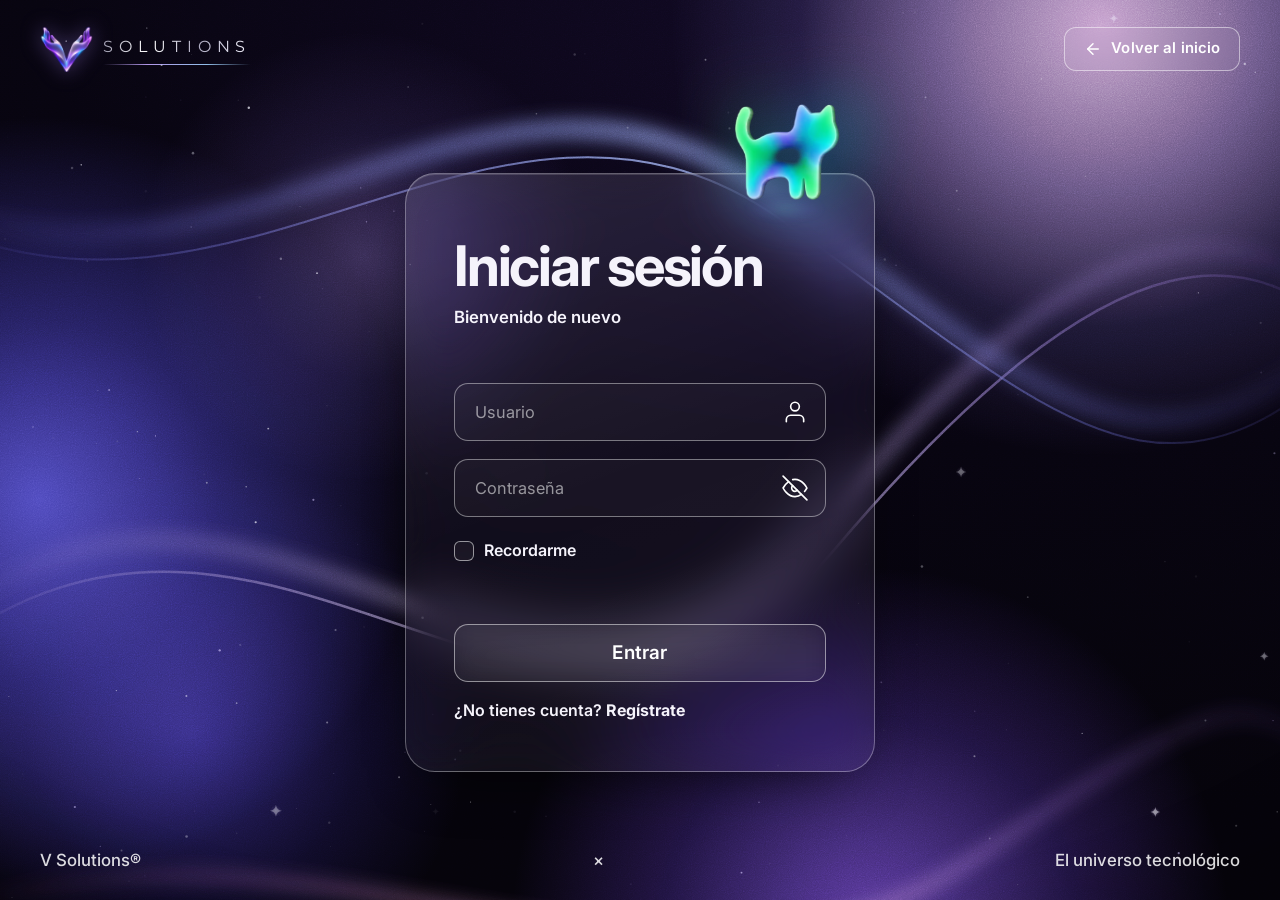
<file: login.html>
<!DOCTYPE html>
<html lang="es">
<head>
  <meta charset="UTF-8">
  <meta name="viewport" content="width=device-width, initial-scale=1">
  <title>Iniciar sesión · V Solutions</title>
  <meta name="description" content="Accede a tu cuenta de V Solutions.">
  <meta name="theme-color" content="#05030a">
  <link rel="icon" type="image/png" href="assets/img/favicon.png">
  <link rel="preconnect" href="https://fonts.googleapis.com">
  <link rel="preconnect" href="https://fonts.gstatic.com" crossorigin>
  <link href="https://fonts.googleapis.com/css2?family=Inter:wght@300;400;500;600;700;800&family=Montserrat:wght@300;400;500&display=swap" rel="stylesheet">
  <link rel="stylesheet" href="css/estilos.css">
  <link rel="stylesheet" href="css/login.css">
  <script>document.documentElement.classList.add('js');</script>
</head>
<body class="pagina-login">

  <!-- Fondo "El universo" + rayos de luz detrás de la tarjeta -->
  <div class="universo" aria-hidden="true">
    <div class="mancha mancha--1"></div>
    <div class="mancha mancha--2"></div>
    <div class="mancha mancha--3"></div>
    <div class="mancha mancha--4"></div>
    <div class="mancha mancha--cursor"></div>
    <svg class="rayos" viewBox="0 0 1000 1000" preserveAspectRatio="xMidYMid slice">
      <defs>
        <linearGradient id="r1" x1="0" y1="0" x2="1" y2="0"><stop offset="0" stop-color="#c4a7ff" stop-opacity="0"/><stop offset=".5" stop-color="#e9dcff"/><stop offset="1" stop-color="#8b5cf6" stop-opacity="0"/></linearGradient>
        <linearGradient id="r2" x1="0" y1="0" x2="1" y2="0"><stop offset="0" stop-color="#5b57e0" stop-opacity="0"/><stop offset=".5" stop-color="#9fb4ff"/><stop offset="1" stop-color="#5b57e0" stop-opacity="0"/></linearGradient>
        <linearGradient id="r3" x1="0" y1="0" x2="1" y2="0"><stop offset="0" stop-color="#e070cf" stop-opacity="0"/><stop offset=".5" stop-color="#f3b8ea"/><stop offset="1" stop-color="#8b5cf6" stop-opacity="0"/></linearGradient>
        <filter id="rayo-blur" x="-10%" y="-50%" width="120%" height="200%"><feGaussianBlur stdDeviation="7"/></filter>
      </defs>
      <g class="rayos__grupo">
        <path d="M-50 640 C 200 420, 420 820, 640 560 S 980 300, 1080 420" stroke="url(#r1)" stroke-width="10" fill="none" class="rayo rayo--borroso" filter="url(#rayo-blur)"/>
        <path d="M-50 660 C 220 450, 430 840, 650 580 S 990 320, 1080 445" stroke="url(#r1)" stroke-width="2" fill="none" class="rayo"/>
        <path d="M-60 300 C 180 420, 380 140, 600 300 S 900 560, 1080 380" stroke="url(#r2)" stroke-width="14" fill="none" class="rayo rayo--borroso rayo--lento" filter="url(#rayo-blur)"/>
        <path d="M-60 320 C 190 440, 390 165, 610 320 S 910 580, 1080 400" stroke="url(#r2)" stroke-width="1.6" fill="none" class="rayo rayo--lento"/>
        <path d="M-40 860 C 260 760, 520 980, 760 820 S 960 700, 1080 760" stroke="url(#r3)" stroke-width="8" fill="none" class="rayo rayo--borroso" filter="url(#rayo-blur)"/>
      </g>
    </svg>
    <div class="grano"></div>
    <canvas id="estrellas"></canvas>
  </div>

  <!-- Esquinas superiores -->
  <header class="login-esquinas">
    <a href="index.html" class="marca" aria-label="V Solutions, volver al inicio">
      <img src="assets/img/logo-v.png" alt="" class="marca__v" width="53" height="46">
      <span class="marca__texto">SOLUTIONS<small></small></span>
    </a>
    <a href="index.html" class="btn btn--sm">
      <svg viewBox="0 0 24 24" fill="none" stroke="currentColor" stroke-width="2" stroke-linecap="round" stroke-linejoin="round" aria-hidden="true"><line x1="19" y1="12" x2="5" y2="12"/><polyline points="12 19 5 12 12 5"/></svg>
      <span>Volver al inicio</span>
    </a>
  </header>

  <main class="login-centro">
    <div class="login-caja">
      <!-- El gatito vigila la tarjeta -->
      <div class="mascota mascota--mini" data-src="assets/img/gato.png" data-capas="10" data-separacion="1"
           data-frases="¡Miau! Bienvenido de nuevo|Tu cuenta está a salvo conmigo|¡Prrr!"
           role="button" tabindex="0" aria-label="Gatito mascota, haz clic para saludar"></div>

      <section class="login-tarjeta vidrio" aria-labelledby="login-titulo">
        <form id="form-login" data-modo="login" novalidate>
          <h1 id="login-titulo">Iniciar sesión</h1>
          <p class="login-sub" id="login-sub">Bienvenido de nuevo</p>

          <div class="campo solo-registro">
            <label class="sr-only" for="l-nombre">Nombre completo</label>
            <input id="l-nombre" name="nombre" type="text" placeholder="Nombre completo" autocomplete="name" disabled>
            <svg class="campo__icono" viewBox="0 0 24 24" aria-hidden="true"><path d="M12 1C12.8 8 16 11.2 23 12 16 12.8 12.8 16 12 23 11.2 16 8 12.8 1 12 8 11.2 11.2 8 12 1Z"/></svg>
          </div>

          <div class="campo">
            <label class="sr-only" for="l-usuario">Usuario o correo</label>
            <input id="l-usuario" name="usuario" type="text" placeholder="Usuario" autocomplete="username" required>
            <svg class="campo__icono" viewBox="0 0 24 24" aria-hidden="true"><path d="M20 21v-2a4 4 0 0 0-4-4H8a4 4 0 0 0-4 4v2"/><circle cx="12" cy="7" r="4"/></svg>
          </div>

          <div class="campo">
            <label class="sr-only" for="l-clave">Contraseña</label>
            <input id="l-clave" name="clave" type="password" placeholder="Contraseña" autocomplete="current-password" minlength="6" required>
            <button type="button" class="campo__boton" id="ver-clave" aria-label="Mostrar contraseña" aria-pressed="false">
              <svg class="campo__icono icono-oculto" viewBox="0 0 24 24" aria-hidden="true"><path d="M17.94 17.94A10.07 10.07 0 0 1 12 20c-7 0-11-8-11-8a18.45 18.45 0 0 1 5.06-5.94M9.9 4.24A9.12 9.12 0 0 1 12 4c7 0 11 8 11 8a18.5 18.5 0 0 1-2.16 3.19m-6.72-1.07a3 3 0 1 1-4.24-4.24"/><line x1="1" y1="1" x2="23" y2="23"/></svg>
              <svg class="campo__icono icono-visible" viewBox="0 0 24 24" aria-hidden="true" hidden><path d="M1 12s4-8 11-8 11 8 11 8-4 8-11 8-11-8-11-8z"/><circle cx="12" cy="12" r="3"/></svg>
            </button>
          </div>

          <label class="recordar solo-login">
            <input type="checkbox" name="recordar">
            <span class="recordar__caja" aria-hidden="true"></span>
            Recordarme
          </label>

          <button type="submit" class="btn btn--bloque login-boton" id="login-boton">Entrar</button>

          <p class="login-alt">
            <span id="alt-texto">¿No tienes cuenta?</span>
            <button type="button" id="cambiar-modo">Regístrate</button>
          </p>
        </form>
      </section>
    </div>
  </main>

  <!-- Esquinas inferiores (como en la referencia) -->
  <footer class="login-pie">
    <span>V Solutions®</span>
    <span aria-hidden="true">×</span>
    <span>El universo tecnológico</span>
  </footer>

  <script src="js/fondo.js" defer></script>
  <script src="js/mascota.js" defer></script>
  <script src="js/main.js" defer></script>
  <script src="js/login.js" defer></script>
</body>
</html>
</file>
<file: css/estilos.css>
/* ==========================================================
   V SOLUTIONS · "El universo tecnológico"
   Hoja de estilos principal (la usan todas las páginas)
   ----------------------------------------------------------
   Índice
   1.  Variables  ← cambia aquí colores, tamaños y fuentes
   2.  Base
   3.  Fondo animado (manchas moradas, grano y estrellas)
   4.  Vidrio (glassmorphism), botones y campos
   5.  Navegación y logo
   6.  Hero + mascota 3D
   7.  Secciones: servicios, soluciones, proceso, equipo, contacto
   8.  Pie de página
   9.  Chatbot (estrella fugaz plateada)
   10. Avisos, animaciones y utilidades
   11. Responsive (tablet y celular)
   ========================================================== */

/* ---------- 1. Variables ---------- */
:root {
  --negro: #05030a;
  --negro-2: #0c0718;
  --morado: #8b5cf6;
  --morado-claro: #c4a7ff;
  --lavanda: #dcbff0;
  --indigo: #5b57e0;
  --plata: #ecebf5;
  --texto: #f5f3fb;
  --texto-suave: rgba(232, 228, 248, 0.7);
  --texto-tenue: rgba(232, 228, 248, 0.5);

  --borde-vidrio: rgba(255, 255, 255, 0.2);
  --borde-vidrio-fuerte: rgba(255, 255, 255, 0.5);
  --desenfoque: 20px;
  --radio: 24px;
  --radio-boton: 14px;

  /* Plateado metálico (logo, títulos, estrellas) */
  --metal: linear-gradient(100deg, #9c9aae 0%, #ffffff 16%, #aeacc2 32%, #f6f5ff 50%, #8f8da4 66%, #ffffff 84%, #9c9aae 100%);

  --fuente: "Inter", system-ui, -apple-system, "Segoe UI", Roboto, sans-serif;
  --fuente-marca: "Montserrat", "Inter", system-ui, sans-serif;
  --ancho: 1180px;
  --curva: cubic-bezier(0.2, 0.7, 0.2, 1);
}

/* ---------- 2. Base ---------- */
*, *::before, *::after { box-sizing: border-box; }

html { scroll-behavior: smooth; -webkit-text-size-adjust: 100%; scroll-padding-top: 96px; }

body {
  margin: 0;
  min-height: 100vh;
  font-family: var(--fuente);
  color: var(--texto);
  background: var(--negro);
  line-height: 1.6;
  -webkit-font-smoothing: antialiased;
  overflow-x: hidden;
}

img { max-width: 100%; display: block; }
a { color: inherit; text-decoration: none; }
button, input, select, textarea { font: inherit; color: inherit; }
h1, h2, h3, h4 { margin: 0; line-height: 1.1; }
p { margin: 0; }
ul, ol { margin: 0; padding: 0; list-style: none; }
[hidden] { display: none !important; }

::selection { background: rgba(139, 92, 246, 0.5); color: #fff; }
:focus-visible { outline: 2px solid var(--morado-claro); outline-offset: 3px; border-radius: 10px; }

.contenedor { width: min(var(--ancho), 100% - 32px); margin-inline: auto; }

.sr-only {
  position: absolute; width: 1px; height: 1px; padding: 0; margin: -1px;
  overflow: hidden; clip: rect(0 0 0 0); white-space: nowrap; border: 0;
}

.svg-defs { position: absolute; width: 0; height: 0; overflow: hidden; }

/* ---------- 3. Fondo animado ---------- */
.universo {
  position: fixed;
  inset: 0;
  z-index: -1;
  overflow: hidden;
  pointer-events: none;
  background: radial-gradient(140% 90% at 80% 0%, #120a26 0%, #07040f 55%, var(--negro) 100%);
}

/* Manchas difuminadas que se mueven (como la referencia del fondo) */
.mancha {
  position: absolute;
  border-radius: 50%;
  mix-blend-mode: screen;
  will-change: transform;
}

.mancha--1 { /* lavanda rosado */
  width: 72vmax; height: 72vmax; top: -34vmax; right: -22vmax;
  background: radial-gradient(circle, rgba(236, 188, 240, 0.82) 0%, rgba(204, 172, 246, 0.48) 24%, rgba(140, 128, 236, 0.14) 46%, transparent 66%);
  animation: deriva-a 30s ease-in-out infinite alternate;
}
.mancha--2 { /* azul violeta */
  width: 66vmax; height: 66vmax; top: 6vmax; left: -30vmax;
  background: radial-gradient(circle, rgba(92, 88, 232, 0.8) 0%, rgba(78, 70, 214, 0.4) 30%, transparent 64%);
  animation: deriva-b 36s ease-in-out infinite alternate;
}
.mancha--3 { /* morado */
  width: 60vmax; height: 60vmax; bottom: -32vmax; right: 2vw;
  background: radial-gradient(circle, rgba(139, 92, 246, 0.62) 0%, rgba(104, 62, 214, 0.26) 38%, transparent 66%);
  animation: deriva-c 42s ease-in-out infinite alternate;
}
.mancha--4 { /* índigo profundo */
  width: 46vmax; height: 46vmax; bottom: -10vmax; left: -8vmax;
  background: radial-gradient(circle, rgba(70, 58, 190, 0.55) 0%, rgba(50, 40, 150, 0.2) 40%, transparent 66%);
  animation: deriva-a 26s ease-in-out infinite alternate-reverse;
}
.mancha--cursor { /* sigue al ratón suavemente (js/fondo.js) */
  width: 40vmax; height: 40vmax; top: 0; left: 0;
  margin: -20vmax 0 0 -20vmax;
  background: radial-gradient(circle, rgba(176, 146, 255, 0.28) 0%, rgba(140, 110, 240, 0.1) 34%, transparent 62%);
  transform: translate3d(50vw, 40vh, 0);
}

@keyframes deriva-a {
  0%   { transform: translate3d(0, 0, 0) scale(1); }
  50%  { transform: translate3d(-12vw, 10vh, 0) scale(1.14); }
  100% { transform: translate3d(6vw, 18vh, 0) scale(0.94); }
}
@keyframes deriva-b {
  0%   { transform: translate3d(0, 0, 0) scale(1); }
  50%  { transform: translate3d(16vw, 14vh, 0) scale(0.9); }
  100% { transform: translate3d(6vw, -8vh, 0) scale(1.12); }
}
@keyframes deriva-c {
  0%   { transform: translate3d(0, 0, 0) scale(1.05); }
  50%  { transform: translate3d(-20vw, -12vh, 0) scale(0.9); }
  100% { transform: translate3d(8vw, -4vh, 0) scale(1.2); }
}

/* Grano (textura granulada de la referencia) */
.grano {
  position: absolute;
  inset: -120px;
  background-image: url("data:image/svg+xml;utf8,<svg xmlns='http://www.w3.org/2000/svg' width='260' height='260'><filter id='n'><feTurbulence type='fractalNoise' baseFrequency='0.92' numOctaves='3' stitchTiles='stitch'/><feColorMatrix type='saturate' values='0'/></filter><rect width='100%' height='100%' filter='url(%23n)'/></svg>");
  opacity: 0.42;
  mix-blend-mode: overlay;
  animation: grano 1.1s steps(6) infinite;
}
@keyframes grano {
  0%   { transform: translate(0, 0); }
  20%  { transform: translate(-34px, 22px); }
  40%  { transform: translate(28px, -38px); }
  60%  { transform: translate(-18px, 44px); }
  80%  { transform: translate(38px, 12px); }
  100% { transform: translate(0, 0); }
}

#estrellas { position: absolute; inset: 0; width: 100%; height: 100%; }

.universo::after { /* viñeta para dar profundidad */
  content: "";
  position: absolute;
  inset: 0;
  background: radial-gradient(130% 110% at 50% 40%, transparent 55%, rgba(0, 0, 0, 0.6) 100%);
}

/* ---------- 4. Vidrio, botones y campos ---------- */
.vidrio {
  position: relative;
  background: linear-gradient(155deg, rgba(255, 255, 255, 0.1) 0%, rgba(255, 255, 255, 0.035) 45%, rgba(255, 255, 255, 0.02) 100%);
  border: 1px solid var(--borde-vidrio);
  border-radius: var(--radio);
  -webkit-backdrop-filter: blur(var(--desenfoque)) saturate(150%);
  backdrop-filter: blur(var(--desenfoque)) saturate(150%);
  box-shadow:
    inset 0 1px 0 rgba(255, 255, 255, 0.14),
    0 24px 60px -28px rgba(0, 0, 0, 0.8);
}

/* Luz que sigue al ratón dentro de las tarjetas */
.vidrio--foco::before,
.vidrio--foco::after {
  content: "";
  position: absolute;
  border-radius: inherit;
  pointer-events: none;
  opacity: 0;
  transition: opacity 0.45s ease;
}
.vidrio--foco::before {
  inset: 0;
  background: radial-gradient(420px circle at var(--mx, 50%) var(--my, 0%), rgba(196, 167, 255, 0.16), transparent 45%);
}
.vidrio--foco::after { /* borde brillante */
  inset: -1px;
  padding: 1px;
  background: radial-gradient(260px circle at var(--mx, 50%) var(--my, 0%), rgba(255, 255, 255, 0.75), transparent 45%);
  -webkit-mask: linear-gradient(#000 0 0) content-box, linear-gradient(#000 0 0);
  -webkit-mask-composite: xor;
  mask: linear-gradient(#000 0 0) content-box exclude, linear-gradient(#000 0 0);
}
.vidrio--foco:hover::before,
.vidrio--foco:hover::after { opacity: 1; }

/* Botones transparentes (estilo de la referencia "Login") */
.btn {
  position: relative;
  display: inline-flex;
  align-items: center;
  justify-content: center;
  gap: 0.6rem;
  height: 54px;
  padding: 0 1.7rem;
  border-radius: var(--radio-boton);
  border: 1px solid var(--borde-vidrio-fuerte);
  background: rgba(255, 255, 255, 0.04);
  -webkit-backdrop-filter: blur(12px);
  backdrop-filter: blur(12px);
  color: #fff;
  font-weight: 600;
  font-size: 1rem;
  letter-spacing: 0.01em;
  white-space: nowrap;
  cursor: pointer;
  overflow: hidden;
  transition: background 0.35s, border-color 0.35s, box-shadow 0.35s, transform 0.25s var(--curva);
}
.btn::after { /* destello que cruza el botón */
  content: "";
  position: absolute;
  top: 0; bottom: 0; left: -60%;
  width: 45%;
  background: linear-gradient(100deg, transparent, rgba(255, 255, 255, 0.28), transparent);
  transform: skewX(-20deg);
  transition: left 0.7s var(--curva);
  pointer-events: none;
}
.btn:hover {
  background: rgba(255, 255, 255, 0.1);
  border-color: rgba(255, 255, 255, 0.8);
  box-shadow: 0 0 0 1px rgba(196, 167, 255, 0.18), 0 12px 40px -12px rgba(139, 92, 246, 0.85);
  transform: translateY(-2px);
}
.btn:hover::after { left: 120%; }
.btn:active { transform: translateY(0); }
.btn svg { width: 20px; height: 20px; flex-shrink: 0; }

.btn--primario {
  background: linear-gradient(135deg, rgba(139, 92, 246, 0.42), rgba(91, 87, 224, 0.2));
  border-color: rgba(206, 184, 255, 0.65);
  box-shadow: 0 10px 40px -14px rgba(139, 92, 246, 0.9);
}
.btn--primario:hover { background: linear-gradient(135deg, rgba(139, 92, 246, 0.6), rgba(91, 87, 224, 0.32)); }

.btn--sm { height: 44px; padding: 0 1.15rem; font-size: 0.93rem; border-radius: 12px; }
.btn--sm svg { width: 18px; height: 18px; }
.btn--bloque { width: 100%; }

/* Campos (mismo estilo que el login de referencia) */
.campo { position: relative; margin-bottom: 16px; }
.campo input,
.campo select,
.campo textarea {
  width: 100%;
  height: 56px;
  padding: 0 56px 0 20px;
  border-radius: var(--radio-boton);
  border: 1px solid rgba(255, 255, 255, 0.42);
  background: rgba(255, 255, 255, 0.03);
  color: #fff;
  font-size: 1rem;
  outline: none;
  transition: border-color 0.3s, background 0.3s, box-shadow 0.3s;
  -webkit-appearance: none;
  appearance: none;
}
.campo textarea { height: 136px; padding: 16px 20px; resize: vertical; line-height: 1.5; }
.campo select { cursor: pointer; }
.campo select option { background: #140d24; color: #fff; }
.campo input::placeholder,
.campo textarea::placeholder { color: rgba(255, 255, 255, 0.55); }
.campo input:hover, .campo select:hover, .campo textarea:hover { border-color: rgba(255, 255, 255, 0.6); }
.campo input:focus,
.campo select:focus,
.campo textarea:focus {
  border-color: rgba(255, 255, 255, 0.9);
  background: rgba(255, 255, 255, 0.07);
  box-shadow: 0 0 0 4px rgba(139, 92, 246, 0.25);
}
.campo__icono {
  position: absolute;
  right: 18px;
  top: 28px;
  translate: 0 -50%;
  width: 26px;
  height: 26px;
  fill: none;
  stroke: #fff;
  stroke-width: 1.5;
  stroke-linecap: round;
  stroke-linejoin: round;
  pointer-events: none;
}
.campo__boton {
  position: absolute;
  right: 10px;
  top: 28px;
  translate: 0 -50%;
  width: 42px;
  height: 42px;
  display: grid;
  place-items: center;
  border: 0;
  border-radius: 10px;
  background: transparent;
  cursor: pointer;
}
.campo__boton:hover { background: rgba(255, 255, 255, 0.08); }
.campo__boton .campo__icono { position: static; translate: none; }

/* ---------- 5. Navegación y logo ---------- */
.nav {
  position: fixed;
  top: 16px;
  left: 50%;
  translate: -50% 0;
  z-index: 60;
  width: min(var(--ancho), 100% - 32px);
  display: flex;
  align-items: center;
  gap: 20px;
  padding: 9px 10px 9px 16px;
  border-radius: 20px;
  background: linear-gradient(155deg, rgba(255, 255, 255, 0.07), rgba(255, 255, 255, 0.02));
  transition: background 0.4s, border-color 0.4s, box-shadow 0.4s;
}
.nav--scroll {
  background: linear-gradient(155deg, rgba(30, 20, 56, 0.6), rgba(10, 6, 22, 0.55));
  border-color: rgba(255, 255, 255, 0.24);
}

/* Logo metálico y minimalista: las manos forman la "V" */
.marca { display: flex; align-items: center; gap: 10px; flex-shrink: 0; }
.marca__v {
  height: 46px;
  width: auto;
  filter: drop-shadow(0 0 10px rgba(167, 139, 250, 0.55));
  animation: latido 5s ease-in-out infinite, aparecer-logo 1.4s var(--curva) both;
}
.marca__texto {
  font-family: var(--fuente-marca);
  font-weight: 400;
  font-size: 1.02rem;
  letter-spacing: 0.36em;
  margin-right: -0.36em;
  background: var(--metal);
  background-size: 200% 100%;
  -webkit-background-clip: text;
  background-clip: text;
  color: transparent;
  animation: brillo-metal 7s linear infinite;
}
.marca__texto small { /* línea con estrella debajo, como en el logo */
  display: block;
  height: 1px;
  margin-top: 5px;
  background: linear-gradient(90deg, transparent, rgba(196, 167, 255, 0.9) 30%, rgba(160, 210, 255, 0.9) 70%, transparent);
}

@keyframes latido {
  0%, 100% { filter: drop-shadow(0 0 8px rgba(167, 139, 250, 0.45)); }
  50%      { filter: drop-shadow(0 0 18px rgba(196, 167, 255, 0.95)) drop-shadow(0 0 4px rgba(120, 200, 255, 0.5)); }
}
@keyframes aparecer-logo {
  from { opacity: 0; transform: scale(0.6) rotate(-8deg); }
  to   { opacity: 1; transform: none; }
}
@keyframes brillo-metal { to { background-position: 200% 0; } }

.nav__enlaces { display: flex; align-items: center; gap: 2px; margin-left: auto; }
.nav__enlaces a:not(.btn) {
  position: relative;
  padding: 8px 14px;
  border-radius: 10px;
  font-size: 0.94rem;
  font-weight: 500;
  color: var(--texto-suave);
  transition: color 0.25s, background 0.25s;
}
.nav__enlaces a:not(.btn):hover { color: #fff; background: rgba(255, 255, 255, 0.06); }
.nav__enlaces a.activo { color: #fff; }
.nav__enlaces a.activo::after {
  content: "";
  position: absolute;
  left: 50%; bottom: 2px;
  width: 4px; height: 4px;
  translate: -50% 0;
  border-radius: 50%;
  background: #fff;
  box-shadow: 0 0 8px 2px rgba(196, 167, 255, 0.9);
}
.nav__login-movil { display: none; }

.nav__hamburguesa {
  display: none;
  width: 44px; height: 44px;
  border: 1px solid var(--borde-vidrio-fuerte);
  border-radius: 12px;
  background: rgba(255, 255, 255, 0.04);
  cursor: pointer;
  position: relative;
}
.nav__hamburguesa span {
  position: absolute;
  left: 12px; right: 12px;
  height: 1.5px;
  background: #fff;
  border-radius: 2px;
  transition: transform 0.3s var(--curva), top 0.3s var(--curva);
}
.nav__hamburguesa span:nth-child(1) { top: 16px; }
.nav__hamburguesa span:nth-child(2) { top: 26px; }
.nav--abierto .nav__hamburguesa span:nth-child(1) { top: 21px; transform: rotate(45deg); }
.nav--abierto .nav__hamburguesa span:nth-child(2) { top: 21px; transform: rotate(-45deg); }

/* ---------- 6. Hero + mascota ---------- */
.hero {
  min-height: 100vh;
  min-height: 100svh;
  display: grid;
  grid-template-columns: 1.12fr 0.88fr;
  align-items: center;
  gap: 32px;
  padding: 130px 0 90px;
}

.chip {
  display: inline-flex;
  align-items: center;
  gap: 10px;
  padding: 8px 16px 8px 12px;
  border-radius: 999px;
  font-size: 0.86rem;
  font-weight: 500;
  color: var(--texto-suave);
}
.chip svg { width: 16px; height: 16px; }

.hero__titulo {
  font-size: clamp(3rem, 7.4vw, 6.1rem);
  font-weight: 800;
  line-height: 0.98;
  letter-spacing: -0.045em;
  margin: 24px 0 24px;
}
.hero__titulo .texto-metal { display: inline-block; padding-bottom: 0.08em; }

.texto-metal {
  background: var(--metal);
  background-size: 200% 100%;
  -webkit-background-clip: text;
  background-clip: text;
  color: transparent;
  animation: brillo-metal 8s linear infinite;
}
.texto-morado {
  background: linear-gradient(95deg, #e6d6ff 0%, #b28dff 45%, #7d7af7 100%);
  -webkit-background-clip: text;
  background-clip: text;
  color: transparent;
}

.hero__descripcion { max-width: 34rem; font-size: 1.16rem; color: var(--texto-suave); }
.hero__descripcion strong { color: #fff; font-weight: 600; }

.hero__acciones { display: flex; flex-wrap: wrap; gap: 14px; margin-top: 36px; }

.hero__datos {
  display: flex;
  flex-wrap: wrap;
  gap: 14px 34px;
  margin-top: 48px;
  padding-top: 26px;
  border-top: 1px solid rgba(255, 255, 255, 0.1);
  max-width: 36rem;
}
.hero__datos li { display: flex; flex-direction: column; gap: 2px; }
.hero__datos strong { font-size: 1.35rem; font-weight: 700; letter-spacing: -0.02em; }
.hero__datos span { font-size: 0.86rem; color: var(--texto-tenue); }

.hero__visual {
  position: relative;
  display: grid;
  place-items: center;
  min-height: 480px;
  perspective: 1000px;
}

/* Órbitas alrededor del gatito */
.orbita {
  position: absolute;
  left: 50%;
  top: 62%;
  width: 100%;
  aspect-ratio: 1;
  border-radius: 50%;
  border: 1px solid rgba(255, 255, 255, 0.14);
  translate: -50% -50%;
  transform: rotateX(76deg);
  animation: orbitar 30s linear infinite;
}
.orbita--2 {
  width: 74%;
  border-color: rgba(196, 167, 255, 0.24);
  animation-duration: 18s;
  animation-direction: reverse;
}
.orbita::before { /* pequeño planeta plateado */
  content: "";
  position: absolute;
  top: -5px;
  left: 50%;
  width: 10px;
  height: 10px;
  border-radius: 50%;
  background: #fff;
  box-shadow: 0 0 12px 2px #fff, 0 0 30px 6px rgba(167, 139, 250, 0.8);
}
.orbita--2::before { width: 7px; height: 7px; background: #cfe0ff; }
@keyframes orbitar { to { transform: rotateX(76deg) rotateZ(360deg); } }

/* Mascota 3D (las capas las crea js/mascota.js) */
.mascota {
  position: relative;
  width: min(360px, 78%);
  aspect-ratio: 382 / 343;
  perspective: 900px;
  cursor: pointer;
  -webkit-tap-highlight-color: transparent;
  outline-offset: 12px;
}
.mascota__escena,
.mascota__cuerpo {
  position: absolute;
  inset: 0;
  transform-style: preserve-3d;
}
.mascota__cuerpo { will-change: transform; }
.mascota__capa {
  position: absolute;
  inset: 0;
  width: 100%;
  height: 100%;
  user-select: none;
  -webkit-user-drag: none;
  pointer-events: none;
}
.mascota__brillo {
  position: absolute;
  inset: -12%;
  width: 124%;
  height: 124%;
  max-width: none;
  filter: blur(34px) saturate(1.5);
  opacity: 0.55;
  pointer-events: none;
}
.mascota__sombra {
  position: absolute;
  left: 50%;
  bottom: -14%;
  width: 70%;
  height: 16%;
  border-radius: 50%;
  translate: -50% 0;
  background: radial-gradient(closest-side, rgba(90, 230, 170, 0.45), rgba(140, 110, 255, 0.18) 60%, transparent);
  filter: blur(6px);
}
.mascota.saltando .mascota__escena { animation: brinco 0.75s var(--curva); }
@keyframes brinco {
  0%   { transform: translateY(0) scale(1, 1); }
  18%  { transform: translateY(6%) scale(1.06, 0.92); }
  45%  { transform: translateY(-22%) scale(0.96, 1.05); }
  75%  { transform: translateY(2%) scale(1.03, 0.97); }
  100% { transform: translateY(0) scale(1, 1); }
}
.mascota__globo {
  position: absolute;
  left: 50%;
  top: -8%;
  translate: -50% -100%;
  width: max-content;
  max-width: 240px;
  padding: 10px 16px;
  border-radius: 16px;
  font-size: 0.9rem;
  font-weight: 500;
  text-align: center;
  background: rgba(30, 20, 56, 0.55);
  border: 1px solid rgba(255, 255, 255, 0.28);
  -webkit-backdrop-filter: blur(14px);
  backdrop-filter: blur(14px);
  opacity: 0;
  transform: translateY(10px) scale(0.9);
  transition: opacity 0.35s, transform 0.35s var(--curva);
  pointer-events: none;
}
.mascota__globo::after {
  content: "";
  position: absolute;
  left: 50%;
  bottom: -7px;
  width: 12px;
  height: 12px;
  translate: -50% 0;
  rotate: 45deg;
  background: rgba(30, 20, 56, 0.85);
  border-right: 1px solid rgba(255, 255, 255, 0.28);
  border-bottom: 1px solid rgba(255, 255, 255, 0.28);
}
.mascota__globo.visible { opacity: 1; transform: none; }

.hero__bajar {
  position: absolute;
  left: 50%;
  bottom: 26px;
  translate: -50% 0;
  display: flex;
  flex-direction: column;
  align-items: center;
  gap: 8px;
  font-size: 0.75rem;
  letter-spacing: 0.25em;
  text-transform: uppercase;
  color: var(--texto-tenue);
}
.hero__bajar span {
  width: 22px;
  height: 34px;
  border: 1px solid rgba(255, 255, 255, 0.35);
  border-radius: 12px;
  position: relative;
}
.hero__bajar span::after {
  content: "";
  position: absolute;
  left: 50%;
  top: 7px;
  width: 3px;
  height: 7px;
  border-radius: 2px;
  translate: -50% 0;
  background: #fff;
  animation: rueda 1.8s ease-in-out infinite;
}
@keyframes rueda {
  0%   { opacity: 0; transform: translateY(-3px); }
  40%  { opacity: 1; }
  100% { opacity: 0; transform: translateY(10px); }
}
.hero-envoltura { position: relative; }

/* ---------- 7. Secciones ---------- */
.seccion { position: relative; padding: 120px 0; }

.seccion__cabecera { max-width: 740px; margin: 0 auto 60px; text-align: center; }
.seccion__cabecera--izq { margin: 0 0 28px; text-align: left; }

.ceja {
  display: inline-flex;
  align-items: center;
  gap: 12px;
  font-family: var(--fuente-marca);
  font-size: 0.76rem;
  font-weight: 500;
  letter-spacing: 0.34em;
  text-transform: uppercase;
  color: var(--morado-claro);
}
.ceja::before,
.ceja::after {
  content: "";
  width: 30px;
  height: 1px;
  background: linear-gradient(90deg, transparent, var(--morado-claro));
}
.ceja::after { background: linear-gradient(90deg, var(--morado-claro), transparent); }
.seccion__cabecera--izq .ceja::before { display: none; }

.titulo {
  text-wrap: balance;
  font-size: clamp(2.1rem, 4.6vw, 3.4rem);
  font-weight: 700;
  letter-spacing: -0.035em;
  line-height: 1.07;
  margin: 16px 0 18px;
}
.lead { font-size: 1.1rem; color: var(--texto-suave); }

/* Íconos neón (estilo de la referencia de íconos) */
.icono {
  width: 64px;
  height: 64px;
  overflow: visible;
  filter: drop-shadow(0 0 7px var(--brillo, #8b5cf6)) drop-shadow(0 0 1px var(--brillo, #8b5cf6));
  transition: transform 0.5s var(--curva), filter 0.5s;
}

/* Servicios */
.servicios { display: grid; grid-template-columns: repeat(3, 1fr); gap: 22px; }
.servicio {
  padding: 34px 30px 32px;
  transition: transform 0.45s var(--curva), border-color 0.45s;
}
.servicio:hover { transform: translateY(-6px); border-color: rgba(255, 255, 255, 0.34); }
.servicio:hover .icono {
  transform: scale(1.1) rotate(-5deg);
  filter: drop-shadow(0 0 14px var(--brillo)) drop-shadow(0 0 3px var(--brillo));
}
.servicio .icono { margin-bottom: 26px; }
.servicio h3 { font-size: 1.28rem; font-weight: 600; letter-spacing: -0.015em; margin-bottom: 10px; }
.servicio p { color: var(--texto-suave); font-size: 0.98rem; }

/* Soluciones: micro y grandes negocios */
.publico { display: grid; grid-template-columns: 1fr 1fr; gap: 22px; }
.publico__tarjeta { padding: 42px 40px; }
.publico__cabecera { display: flex; align-items: center; gap: 20px; margin-bottom: 20px; }
.publico__cabecera .icono { width: 58px; height: 58px; flex-shrink: 0; }
.etiqueta {
  display: inline-block;
  margin-bottom: 6px;
  padding: 3px 10px;
  border-radius: 999px;
  font-size: 0.74rem;
  font-weight: 600;
  letter-spacing: 0.06em;
  text-transform: uppercase;
  color: var(--morado-claro);
  border: 1px solid rgba(196, 167, 255, 0.35);
  background: rgba(139, 92, 246, 0.1);
}
.publico__tarjeta h3 { font-size: 1.7rem; font-weight: 700; letter-spacing: -0.025em; }
.publico__tarjeta > p { color: var(--texto-suave); margin-bottom: 22px; }
.lista-estrellas { display: grid; gap: 12px; }
.lista-estrellas li { position: relative; padding-left: 28px; }
.lista-estrellas li::before {
  content: "";
  position: absolute;
  left: 0;
  top: 0.32em;
  width: 15px;
  height: 15px;
  background: var(--metal);
  -webkit-mask: url("data:image/svg+xml;utf8,<svg xmlns='http://www.w3.org/2000/svg' viewBox='0 0 24 24'><path d='M12 0C12.9 7.5 16.5 11.1 24 12 16.5 12.9 12.9 16.5 12 24 11.1 16.5 7.5 12.9 0 12 7.5 11.1 11.1 7.5 12 0Z'/></svg>") center / contain no-repeat;
  mask: url("data:image/svg+xml;utf8,<svg xmlns='http://www.w3.org/2000/svg' viewBox='0 0 24 24'><path d='M12 0C12.9 7.5 16.5 11.1 24 12 16.5 12.9 12.9 16.5 12 24 11.1 16.5 7.5 12.9 0 12 7.5 11.1 11.1 7.5 12 0Z'/></svg>") center / contain no-repeat;
  filter: drop-shadow(0 0 4px rgba(255, 255, 255, 0.8));
}

/* Proceso: constelación de pasos */
.proceso { position: relative; display: grid; grid-template-columns: repeat(4, 1fr); gap: 22px; }
.proceso::before {
  content: "";
  position: absolute;
  top: 30px;
  left: 12%;
  right: 12%;
  height: 1px;
  background: linear-gradient(90deg, transparent, rgba(196, 167, 255, 0.7) 15%, rgba(160, 205, 255, 0.7) 85%, transparent);
}
.paso { position: relative; text-align: center; }
.paso__nodo {
  position: relative;
  width: 60px;
  height: 60px;
  margin: 0 auto 22px;
  display: grid;
  place-items: center;
  border-radius: 50%;
  font-weight: 700;
  font-size: 1.05rem;
  background: radial-gradient(circle at 32% 28%, rgba(255, 255, 255, 0.35), rgba(139, 92, 246, 0.35) 55%, rgba(12, 7, 24, 0.9));
  border: 1px solid rgba(255, 255, 255, 0.45);
  box-shadow: 0 0 26px rgba(139, 92, 246, 0.65), inset 0 0 14px rgba(255, 255, 255, 0.18);
}
.paso__nodo::after {
  content: "";
  position: absolute;
  inset: -8px;
  border-radius: 50%;
  border: 1px dashed rgba(196, 167, 255, 0.35);
  animation: girar 16s linear infinite;
}
.paso__tarjeta { padding: 26px 22px; height: calc(100% - 82px); }
.paso h3 { font-size: 1.15rem; font-weight: 600; margin-bottom: 8px; }
.paso p { font-size: 0.95rem; color: var(--texto-suave); }

/* Tecnologías: logos de lenguajes en estilo neón */
.tecnologias__grupo {
  display: flex;
  align-items: center;
  gap: 16px;
  margin-bottom: 22px;
  font-size: 1.08rem;
  font-weight: 600;
  letter-spacing: -0.01em;
  color: var(--texto-suave);
}
.tecnologias__grupo span { color: var(--morado-claro); font-weight: 500; }
.tecnologias__grupo::after {
  content: "";
  flex: 1;
  height: 1px;
  background: linear-gradient(90deg, rgba(196, 167, 255, 0.55), transparent);
}
.tecnologias + .tecnologias__grupo { margin-top: 56px; }
.tecnologias { display: grid; grid-template-columns: repeat(4, 1fr); gap: 20px; }
.tecnologia {
  padding: 34px 24px 28px;
  text-align: center;
  transition: transform 0.45s var(--curva), border-color 0.45s;
}
.tecnologia:hover { transform: translateY(-6px); border-color: rgba(255, 255, 255, 0.34); }
.tecnologia__logo {
  position: relative;
  width: 84px;
  height: 84px;
  margin: 0 auto 22px;
  display: grid;
  place-items: center;
  animation: flotar-logo 6s ease-in-out infinite;
  animation-delay: calc(var(--d, 0) * -1.4s);
}
.tecnologia__logo::before { /* halo suave detrás del logo */
  content: "";
  position: absolute;
  inset: 0;
  border-radius: 50%;
  background: radial-gradient(circle, rgba(255, 255, 255, 0.09), transparent 68%);
}
.tecnologia__logo .icono { position: relative; width: 66px; height: 66px; }
.tecnologia:hover .icono {
  transform: scale(1.1) rotate(-4deg);
  filter: drop-shadow(0 0 14px var(--brillo)) drop-shadow(0 0 3px var(--brillo));
}
.tecnologia h4 { font-size: 1.22rem; font-weight: 700; letter-spacing: -0.015em; }
.tecnologia .etiqueta { margin: 10px 0 12px; }
.tecnologia p { font-size: 0.94rem; color: var(--texto-suave); }
@keyframes flotar-logo { 0%, 100% { transform: translateY(0); } 50% { transform: translateY(-6px); } }

/* Equipo */
.equipo { display: flex; flex-wrap: wrap; justify-content: center; gap: 24px; }
.perfil { flex: 0 1 340px; perspective: 900px; }
.perfil__tarjeta {
  height: 100%;
  padding: 38px 28px 30px;
  text-align: center;
  transform-style: preserve-3d;
  transition: transform 0.25s ease-out, border-color 0.4s;
}
.perfil__tarjeta:hover { border-color: rgba(255, 255, 255, 0.34); }
.avatar {
  position: relative;
  width: 108px;
  height: 108px;
  margin: 0 auto 20px;
  display: grid;
  place-items: center;
}
.avatar__aro {
  position: absolute;
  inset: 0;
  border-radius: 50%;
  background: conic-gradient(from 0deg, #ffffff, #8b5cf6, #5b57e0, #c4a7ff, #ffffff);
  animation: girar 9s linear infinite;
  box-shadow: 0 0 28px rgba(139, 92, 246, 0.55);
}
.avatar__centro {
  position: absolute;
  inset: 3px;
  border-radius: 50%;
  display: grid;
  place-items: center;
  overflow: hidden;
  background: radial-gradient(circle at 30% 25%, #2a1a4f, #0b0617 70%);
}
.avatar__centro img { width: 100%; height: 100%; object-fit: cover; }
.avatar__iniciales {
  font-size: 2rem;
  font-weight: 700;
  letter-spacing: -0.02em;
  background: var(--metal);
  background-size: 200% 100%;
  -webkit-background-clip: text;
  background-clip: text;
  color: transparent;
  animation: brillo-metal 7s linear infinite;
}
.perfil h3 { font-size: 1.3rem; font-weight: 700; letter-spacing: -0.015em; }
.perfil__rol {
  margin: 6px 0 14px;
  font-size: 0.8rem;
  font-weight: 600;
  letter-spacing: 0.14em;
  text-transform: uppercase;
  color: var(--morado-claro);
}
.perfil__bio { font-size: 0.95rem; color: var(--texto-suave); }
.habilidades { display: flex; flex-wrap: wrap; justify-content: center; gap: 8px; margin: 18px 0 20px; }
.habilidades li {
  padding: 5px 12px;
  border-radius: 999px;
  font-size: 0.78rem;
  font-weight: 500;
  border: 1px solid rgba(255, 255, 255, 0.2);
  background: rgba(255, 255, 255, 0.05);
}
.redes { display: flex; justify-content: center; gap: 10px; }
.redes a {
  width: 40px;
  height: 40px;
  display: grid;
  place-items: center;
  border-radius: 12px;
  border: 1px solid rgba(255, 255, 255, 0.3);
  background: rgba(255, 255, 255, 0.04);
  transition: background 0.3s, border-color 0.3s, box-shadow 0.3s, transform 0.3s var(--curva);
}
.redes a:hover {
  background: rgba(255, 255, 255, 0.12);
  border-color: rgba(255, 255, 255, 0.8);
  box-shadow: 0 0 20px rgba(139, 92, 246, 0.6);
  transform: translateY(-2px);
}
.redes svg { width: 18px; height: 18px; fill: none; stroke: #fff; stroke-width: 1.7; stroke-linecap: round; stroke-linejoin: round; }

/* Contacto */
.contacto { display: grid; grid-template-columns: 1fr 1.05fr; gap: 56px; align-items: center; }
.contacto__puntos { display: grid; gap: 18px; margin-top: 34px; }
.contacto__puntos li { display: flex; align-items: flex-start; gap: 16px; }
.contacto__puntos .icono { width: 46px; height: 46px; flex-shrink: 0; }
.contacto__puntos strong { display: block; font-weight: 600; }
.contacto__puntos span { color: var(--texto-suave); font-size: 0.95rem; }
.formulario { padding: 44px 40px 40px; }
.formulario h3 { font-size: 2rem; font-weight: 700; letter-spacing: -0.03em; }
.formulario__sub { margin: 6px 0 30px; font-weight: 500; color: var(--texto-suave); }
.formulario .btn { margin-top: 10px; }
.campo--doble { display: grid; grid-template-columns: 1fr 1fr; gap: 16px; }
.campo--doble .campo { margin-bottom: 0; }
.campo--doble { margin-bottom: 16px; }

/* ---------- 8. Pie de página ---------- */
.pie { position: relative; padding: 80px 0 36px; }
.divisor {
  position: relative;
  height: 1px;
  margin-bottom: 60px;
  background: linear-gradient(90deg, transparent, rgba(196, 167, 255, 0.8) 30%, rgba(160, 210, 255, 0.8) 70%, transparent);
}
.divisor::after { /* estrella central como la del logo */
  content: "";
  position: absolute;
  left: 50%;
  top: 50%;
  width: 26px;
  height: 26px;
  translate: -50% -50%;
  background: #f3eaff;
  -webkit-mask: url("data:image/svg+xml;utf8,<svg xmlns='http://www.w3.org/2000/svg' viewBox='0 0 24 24'><path d='M12 0C12.9 7.5 16.5 11.1 24 12 16.5 12.9 12.9 16.5 12 24 11.1 16.5 7.5 12.9 0 12 7.5 11.1 11.1 7.5 12 0Z'/></svg>") center / contain no-repeat;
  mask: url("data:image/svg+xml;utf8,<svg xmlns='http://www.w3.org/2000/svg' viewBox='0 0 24 24'><path d='M12 0C12.9 7.5 16.5 11.1 24 12 16.5 12.9 12.9 16.5 12 24 11.1 16.5 7.5 12.9 0 12 7.5 11.1 11.1 7.5 12 0Z'/></svg>") center / contain no-repeat;
  filter: drop-shadow(0 0 8px #c4a7ff);
  animation: titilar 3s ease-in-out infinite;
}
.pie__grid { display: grid; grid-template-columns: 1.4fr 1fr 1fr; gap: 40px; align-items: start; }
.pie__marca { display: flex; align-items: center; gap: 22px; }
.pie__logo { width: 120px; filter: drop-shadow(0 0 18px rgba(139, 92, 246, 0.45)); }
.pie__marca p { color: var(--texto-suave); font-size: 0.95rem; max-width: 18rem; }
.pie h4 {
  font-family: var(--fuente-marca);
  font-size: 0.75rem;
  font-weight: 500;
  letter-spacing: 0.3em;
  text-transform: uppercase;
  color: var(--morado-claro);
  margin-bottom: 16px;
}
.pie__enlaces { display: grid; gap: 8px; }
.pie__enlaces a { color: var(--texto-suave); font-size: 0.95rem; transition: color 0.25s; }
.pie__enlaces a:hover { color: #fff; }
.pie__copy {
  margin-top: 56px;
  padding-top: 24px;
  border-top: 1px solid rgba(255, 255, 255, 0.08);
  display: flex;
  justify-content: space-between;
  flex-wrap: wrap;
  gap: 10px;
  font-size: 0.86rem;
  color: var(--texto-tenue);
}

/* ---------- 9. Chatbot: estrella fugaz plateada ---------- */
.estrella-fugaz {
  position: fixed;
  right: 26px;
  bottom: 26px;
  z-index: 80;
  width: 68px;
  height: 68px;
  padding: 0;
  border-radius: 50%;
  border: 1px solid rgba(255, 255, 255, 0.4);
  background: radial-gradient(circle at 35% 30%, rgba(255, 255, 255, 0.2), rgba(139, 92, 246, 0.22) 55%, rgba(10, 6, 20, 0.6));
  -webkit-backdrop-filter: blur(14px);
  backdrop-filter: blur(14px);
  box-shadow: 0 12px 40px -8px rgba(139, 92, 246, 0.85), inset 0 1px 0 rgba(255, 255, 255, 0.25);
  cursor: pointer;
  animation: flotar-ef 4.5s ease-in-out infinite;
  transition: box-shadow 0.3s, border-color 0.3s;
}
.estrella-fugaz:hover { border-color: rgba(255, 255, 255, 0.85); box-shadow: 0 12px 50px -6px rgba(167, 139, 250, 1), inset 0 1px 0 rgba(255, 255, 255, 0.3); }
.estrella-fugaz::after { /* pulso */
  content: "";
  position: absolute;
  inset: -1px;
  border-radius: 50%;
  border: 1px solid rgba(255, 255, 255, 0.55);
  animation: pulso 2.8s ease-out infinite;
  pointer-events: none;
}
.estrella-fugaz__svg {
  position: absolute;
  left: -32px;
  top: -32px;
  width: 110px;
  height: 110px;
  overflow: visible;
  pointer-events: none;
}
.ef__cola { animation: cola 2.6s ease-in-out infinite; }
.ef__estrella { transform-box: fill-box; transform-origin: center; animation: destello 2.6s ease-in-out infinite; }
.estrella-fugaz[aria-expanded="true"] { animation-play-state: paused; }

@keyframes flotar-ef { 0%, 100% { transform: translateY(0); } 50% { transform: translateY(-6px); } }
@keyframes pulso { 0% { transform: scale(1); opacity: 0.7; } 100% { transform: scale(1.7); opacity: 0; } }
@keyframes cola {
  0%, 100% { opacity: 0.55; transform: translate(4px, 4px); }
  50%      { opacity: 1; transform: translate(-2px, -2px); }
}
@keyframes destello {
  0%, 100% { transform: scale(0.9) rotate(0deg); }
  50%      { transform: scale(1.15) rotate(45deg); }
}

.estrella-fugaz__globo {
  position: fixed;
  right: 106px;
  bottom: 44px;
  z-index: 80;
  padding: 9px 16px;
  border-radius: 14px;
  font-size: 0.88rem;
  font-weight: 500;
  white-space: nowrap;
  background: rgba(30, 20, 56, 0.6);
  border: 1px solid rgba(255, 255, 255, 0.28);
  -webkit-backdrop-filter: blur(14px);
  backdrop-filter: blur(14px);
  opacity: 0;
  transform: translateX(10px);
  transition: opacity 0.4s, transform 0.4s var(--curva);
  pointer-events: none;
}
.estrella-fugaz__globo.visible { opacity: 1; transform: none; }

.chat {
  position: fixed;
  right: 26px;
  bottom: 110px;
  z-index: 79;
  width: min(390px, 100vw - 32px);
  height: min(580px, 100vh - 150px);
  height: min(580px, 100svh - 150px);
  display: flex;
  flex-direction: column;
  overflow: hidden;
  border-radius: 26px;
  background: linear-gradient(160deg, rgba(36, 24, 66, 0.72), rgba(10, 6, 22, 0.82));
  opacity: 0;
  visibility: hidden;
  transform: translateY(18px) scale(0.96);
  transform-origin: bottom right;
  transition: opacity 0.35s, transform 0.4s var(--curva), visibility 0s linear 0.4s;
}
.chat.abierto { opacity: 1; visibility: visible; transform: none; transition-delay: 0s; }

.chat__cabecera {
  display: flex;
  align-items: center;
  gap: 12px;
  padding: 16px 16px 16px 18px;
  border-bottom: 1px solid rgba(255, 255, 255, 0.1);
}
.chat__avatar {
  width: 42px;
  height: 42px;
  flex-shrink: 0;
  display: grid;
  place-items: center;
  border-radius: 50%;
  border: 1px solid rgba(255, 255, 255, 0.35);
  background: radial-gradient(circle at 35% 30%, rgba(255, 255, 255, 0.22), rgba(139, 92, 246, 0.3) 60%, rgba(10, 6, 20, 0.7));
}
.chat__avatar svg { width: 24px; height: 24px; filter: drop-shadow(0 0 6px #fff); }
.chat__titulo { flex: 1; min-width: 0; }
.chat__titulo strong { display: block; font-size: 1rem; }
.chat__titulo span { display: flex; align-items: center; gap: 6px; font-size: 0.8rem; color: var(--texto-suave); }
.chat__titulo span::before {
  content: "";
  width: 7px;
  height: 7px;
  border-radius: 50%;
  background: #7cf2c0;
  box-shadow: 0 0 8px #7cf2c0;
}
.chat__cerrar {
  width: 38px;
  height: 38px;
  display: grid;
  place-items: center;
  border: 1px solid rgba(255, 255, 255, 0.2);
  border-radius: 10px;
  background: transparent;
  cursor: pointer;
}
.chat__cerrar:hover { background: rgba(255, 255, 255, 0.08); }
.chat__cerrar svg, .chat__enviar svg { width: 18px; height: 18px; fill: none; stroke: #fff; stroke-width: 2; stroke-linecap: round; stroke-linejoin: round; }

.chat__mensajes {
  flex: 1;
  overflow-y: auto;
  padding: 18px;
  display: flex;
  flex-direction: column;
  gap: 10px;
  scrollbar-width: thin;
  scrollbar-color: rgba(196, 167, 255, 0.4) transparent;
}
.msg {
  max-width: 86%;
  padding: 10px 14px;
  border-radius: 16px;
  font-size: 0.93rem;
  line-height: 1.5;
  animation: entrar-msg 0.35s var(--curva);
}
.msg a { color: var(--morado-claro); text-decoration: underline; text-underline-offset: 2px; }
.msg--bot {
  align-self: flex-start;
  background: rgba(255, 255, 255, 0.07);
  border: 1px solid rgba(255, 255, 255, 0.12);
  border-bottom-left-radius: 6px;
}
.msg--usuario {
  align-self: flex-end;
  background: linear-gradient(135deg, rgba(139, 92, 246, 0.8), rgba(91, 87, 224, 0.7));
  border-bottom-right-radius: 6px;
}
.msg--escribiendo { display: flex; gap: 5px; padding: 14px 16px; }
.msg--escribiendo i {
  width: 7px;
  height: 7px;
  border-radius: 50%;
  background: #fff;
  opacity: 0.4;
  animation: punto 1.2s infinite;
}
.msg--escribiendo i:nth-child(2) { animation-delay: 0.15s; }
.msg--escribiendo i:nth-child(3) { animation-delay: 0.3s; }
@keyframes punto { 0%, 60%, 100% { opacity: 0.3; transform: translateY(0); } 30% { opacity: 1; transform: translateY(-4px); } }
@keyframes entrar-msg { from { opacity: 0; transform: translateY(8px); } to { opacity: 1; transform: none; } }

.chat__sugerencias { /* fila deslizable para no robar espacio a los mensajes */
  display: flex;
  gap: 8px;
  padding: 2px 18px 14px;
  overflow-x: auto;
  scrollbar-width: none;
  -webkit-mask: linear-gradient(90deg, transparent 0, #000 18px, #000 calc(100% - 28px), transparent);
  mask: linear-gradient(90deg, transparent 0, #000 18px, #000 calc(100% - 28px), transparent);
}
.chat__sugerencias::-webkit-scrollbar { display: none; }
.chat__sugerencias button {
  flex-shrink: 0;
  white-space: nowrap;
  padding: 7px 12px;
  border-radius: 999px;
  border: 1px solid rgba(255, 255, 255, 0.3);
  background: rgba(255, 255, 255, 0.04);
  font-size: 0.8rem;
  cursor: pointer;
  transition: background 0.25s, border-color 0.25s;
}
.chat__sugerencias button:hover { background: rgba(255, 255, 255, 0.12); border-color: rgba(255, 255, 255, 0.7); }

.chat__formulario {
  display: flex;
  gap: 8px;
  padding: 12px;
  border-top: 1px solid rgba(255, 255, 255, 0.1);
}
.chat__formulario input {
  flex: 1;
  min-width: 0;
  height: 46px;
  padding: 0 16px;
  border-radius: 12px;
  border: 1px solid rgba(255, 255, 255, 0.35);
  background: rgba(255, 255, 255, 0.04);
  outline: none;
  transition: border-color 0.25s, box-shadow 0.25s;
}
.chat__formulario input::placeholder { color: rgba(255, 255, 255, 0.5); }
.chat__formulario input:focus { border-color: rgba(255, 255, 255, 0.85); box-shadow: 0 0 0 3px rgba(139, 92, 246, 0.25); }
.chat__enviar {
  width: 46px;
  height: 46px;
  display: grid;
  place-items: center;
  border-radius: 12px;
  border: 1px solid rgba(206, 184, 255, 0.6);
  background: linear-gradient(135deg, rgba(139, 92, 246, 0.6), rgba(91, 87, 224, 0.4));
  cursor: pointer;
}
.chat__enviar:hover { box-shadow: 0 0 20px rgba(139, 92, 246, 0.8); }

/* ---------- 10. Avisos, animaciones y utilidades ---------- */
.aviso {
  position: fixed;
  left: 50%;
  top: 94px;
  z-index: 100;
  width: max-content;
  max-width: calc(100vw - 32px);
  padding: 14px 20px;
  border-radius: 16px;
  font-size: 0.94rem;
  font-weight: 500;
  background: rgba(30, 20, 56, 0.75);
  border: 1px solid rgba(255, 255, 255, 0.3);
  -webkit-backdrop-filter: blur(16px);
  backdrop-filter: blur(16px);
  box-shadow: 0 20px 50px -20px rgba(139, 92, 246, 0.9);
  translate: -50% 0;
  opacity: 0;
  transform: translateY(-12px);
  transition: opacity 0.4s, transform 0.4s var(--curva);
  pointer-events: none;
}
.aviso.visible { opacity: 1; transform: none; }

/* Aparición al hacer scroll */
.js .revelar {
  opacity: 0;
  transform: translateY(30px);
  transition: opacity 0.9s ease, transform 0.9s var(--curva);
  transition-delay: calc(var(--d, 0) * 90ms);
}
.js .revelar.visible { opacity: 1; transform: none; }

@keyframes girar { to { transform: rotate(360deg); } }
@keyframes titilar { 0%, 100% { opacity: 0.75; transform: scale(0.9); } 50% { opacity: 1; transform: scale(1.15); } }

/* ---------- 11. Responsive ---------- */
@media (max-width: 1220px) {
  .nav__enlaces a:not(.btn) { padding: 8px 10px; }
}

@media (max-width: 980px) {
  .hero { grid-template-columns: 1fr; text-align: center; padding-top: 120px; gap: 10px; }
  .hero__texto { order: 2; }
  .hero__visual { order: 1; min-height: 340px; }
  .hero__descripcion, .hero__datos { margin-inline: auto; }
  .hero__acciones, .hero__datos { justify-content: center; }
  .hero__bajar { display: none; }
  .mascota { width: min(280px, 70%); }
  .servicios, .tecnologias { grid-template-columns: repeat(2, 1fr); }
  .publico, .contacto { grid-template-columns: 1fr; }
  .proceso { grid-template-columns: repeat(2, 1fr); }
  .proceso::before { display: none; }
  .pie__grid { grid-template-columns: 1fr 1fr; }
  .pie__marca { grid-column: 1 / -1; }
}

@media (max-width: 1100px) {
  .nav { gap: 10px; }
  .nav__login { display: none; }
  .nav__hamburguesa { display: block; margin-left: auto; }
  .nav__enlaces {
    position: absolute;
    top: calc(100% + 10px);
    left: 0;
    right: 0;
    flex-direction: column;
    align-items: stretch;
    gap: 4px;
    padding: 12px;
    border-radius: 18px;
    border: 1px solid var(--borde-vidrio);
    background: rgba(14, 9, 28, 0.94);
    box-shadow: 0 30px 60px -20px rgba(0, 0, 0, 0.9);
    opacity: 0;
    visibility: hidden;
    transform: translateY(-8px);
    transition: opacity 0.3s, transform 0.3s var(--curva), visibility 0s linear 0.3s;
  }
  .nav--abierto .nav__enlaces { opacity: 1; visibility: visible; transform: none; transition-delay: 0s; }
  .nav__enlaces a:not(.btn) { padding: 12px 14px; font-size: 1rem; }
  .nav__enlaces a.activo::after { left: auto; right: 16px; bottom: 50%; translate: 0 50%; }
  .nav__login-movil { display: inline-flex; margin-top: 6px; }
}

@media (max-width: 640px) {
  .seccion { padding: 84px 0; }
  .servicios, .proceso, .tecnologias { grid-template-columns: 1fr; }
  .paso__tarjeta { height: auto; }
  .tecnologias + .tecnologias__grupo { margin-top: 40px; }
  /* En celular: logo a la izquierda y texto a la derecha */
  .tecnologia { display: flex; align-items: flex-start; gap: 18px; padding: 22px 20px; text-align: left; }
  .tecnologia__logo { width: 64px; height: 64px; margin: 0; flex-shrink: 0; }
  .tecnologia__logo .icono { width: 54px; height: 54px; }
  .tecnologia .etiqueta { margin: 6px 0 8px; }
  .publico__tarjeta, .formulario { padding: 32px 22px; }
  .campo--doble { grid-template-columns: 1fr; gap: 0; margin-bottom: 0; }
  .campo--doble .campo { margin-bottom: 16px; }
  .marca__v { height: 40px; }
  .marca__texto { font-size: 0.9rem; letter-spacing: 0.28em; margin-right: -0.28em; }
  .hero__titulo { font-size: clamp(2.6rem, 13vw, 3.6rem); }
  .hero__datos { gap: 14px 24px; }
  .pie__grid { grid-template-columns: 1fr; }
  .pie__marca { flex-direction: column; text-align: center; }
  .pie__marca p { margin-inline: auto; }
  .pie__copy { justify-content: center; text-align: center; }
  .estrella-fugaz { right: 18px; bottom: 18px; }
  .estrella-fugaz__globo { right: 96px; bottom: 36px; }
  .chat { right: 16px; bottom: 98px; height: min(560px, 100svh - 130px); }
}

/* Respeta a quienes prefieren menos movimiento */
@media (prefers-reduced-motion: reduce) {
  *, *::before, *::after {
    animation-duration: 0.01ms !important;
    animation-iteration-count: 1 !important;
    transition-duration: 0.01ms !important;
    scroll-behavior: auto !important;
  }
}
</file>
<file: css/login.css>
/* ==========================================================
   PÁGINA DE INICIO DE SESIÓN
   (usa también css/estilos.css para fondo, vidrio y botones)
   ========================================================== */
.pagina-login {
  min-height: 100vh;
  min-height: 100svh;
  display: flex;
  flex-direction: column;
}

/* Rayos de luz detrás de la tarjeta (inspirados en la referencia) */
.rayos {
  position: absolute;
  inset: 0;
  width: 100%;
  height: 100%;
  opacity: 0.75;
  mix-blend-mode: screen;
}
.rayos__grupo { transform-origin: 50% 50%; animation: rayos-girar 40s ease-in-out infinite alternate; }
.rayo { stroke-linecap: round; animation: rayo-ondular 9s ease-in-out infinite alternate; }
.rayo--borroso { opacity: 0.85; }
.rayo--lento { animation-duration: 13s; }
@keyframes rayos-girar { from { transform: rotate(-4deg) scale(1.05); } to { transform: rotate(5deg) scale(1.12); } }
@keyframes rayo-ondular { from { transform: translateY(-18px); } to { transform: translateY(22px); } }

/* Esquinas superior e inferior */
.login-esquinas,
.login-pie {
  position: relative;
  z-index: 2;
  display: flex;
  align-items: center;
  justify-content: space-between;
  gap: 16px;
  padding: 26px 40px;
}
.login-pie {
  padding-top: 10px;
  font-size: 1.05rem;
  font-weight: 500;
  color: rgba(255, 255, 255, 0.85);
}

.login-centro {
  flex: 1;
  display: grid;
  place-items: center;
  padding: 40px 16px 30px;
}
.login-caja { position: relative; width: min(470px, 100%); }

/* Tarjeta de vidrio, igual a la referencia */
.login-tarjeta {
  padding: 64px 48px 48px;
  border-radius: 30px;
  border-color: rgba(255, 255, 255, 0.32);
  background: linear-gradient(160deg, rgba(255, 255, 255, 0.12) 0%, rgba(255, 255, 255, 0.04) 50%, rgba(255, 255, 255, 0.06) 100%);
  -webkit-backdrop-filter: blur(26px) saturate(150%);
  backdrop-filter: blur(26px) saturate(150%);
  animation: tarjeta-entrar 1s var(--curva) both;
}
@keyframes tarjeta-entrar { from { opacity: 0; transform: translateY(30px) scale(0.97); } to { opacity: 1; transform: none; } }

.login-tarjeta h1 {
  font-size: clamp(2.5rem, 9vw, 3.5rem);
  font-weight: 700;
  letter-spacing: -0.04em;
  line-height: 1;
}
.login-sub { margin: 10px 0 52px; font-size: 1.05rem; font-weight: 600; }

.login-tarjeta .campo { margin-bottom: 18px; }
.login-tarjeta .campo input { height: 58px; font-size: 1.02rem; }
.login-tarjeta .campo__icono { top: 29px; }
.login-tarjeta .campo__boton { top: 29px; }

/* Casilla "Recordarme" de vidrio */
.recordar {
  position: relative;
  display: inline-flex;
  align-items: center;
  gap: 10px;
  margin-top: 2px;
  font-weight: 600;
  cursor: pointer;
  user-select: none;
}
.recordar input { position: absolute; opacity: 0; width: 1px; height: 1px; }
.recordar__caja {
  width: 20px;
  height: 20px;
  border-radius: 6px;
  border: 1px solid rgba(255, 255, 255, 0.55);
  background: rgba(255, 255, 255, 0.04);
  display: grid;
  place-items: center;
  transition: background 0.25s, border-color 0.25s, box-shadow 0.25s;
}
.recordar__caja::after {
  content: "";
  width: 10px;
  height: 6px;
  margin-top: -2px;
  border-left: 2px solid #fff;
  border-bottom: 2px solid #fff;
  transform: rotate(-45deg) scale(0);
  transition: transform 0.25s var(--curva);
}
.recordar input:checked + .recordar__caja {
  background: rgba(139, 92, 246, 0.55);
  border-color: rgba(220, 200, 255, 0.9);
  box-shadow: 0 0 14px rgba(139, 92, 246, 0.7);
}
.recordar input:checked + .recordar__caja::after { transform: rotate(-45deg) scale(1); }
.recordar input:focus-visible + .recordar__caja { outline: 2px solid var(--morado-claro); outline-offset: 3px; }

.login-boton { height: 58px; margin-top: 60px; font-size: 1.18rem; }
.login-alt { margin-top: 16px; font-weight: 600; }
.login-alt button {
  padding: 0;
  border: 0;
  background: none;
  font-weight: 700;
  cursor: pointer;
  text-decoration: underline;
  text-decoration-color: transparent;
  text-underline-offset: 3px;
  transition: text-decoration-color 0.25s, color 0.25s;
}
.login-alt button:hover { color: var(--morado-claro); text-decoration-color: currentColor; }

/* Cambiar entre "Iniciar sesión" y "Registrarse" */
.solo-registro { display: none; }
[data-modo="registro"] .solo-registro { display: block; }
[data-modo="registro"] .solo-login { display: none; }
[data-modo="registro"] .login-boton { margin-top: 30px; }
#form-login.cambiando { animation: cambiar-modo 0.45s var(--curva); }
@keyframes cambiar-modo { from { opacity: 0.2; transform: translateY(6px); } to { opacity: 1; transform: none; } }

/* Gatito sentado sobre la tarjeta */
.mascota--mini {
  position: absolute;
  z-index: 3;
  top: -86px;
  right: 26px;
  width: 128px;
}
.mascota--mini .mascota__globo { font-size: 0.8rem; max-width: 190px; }

@media (max-width: 640px) {
  .login-esquinas, .login-pie { padding: 18px 16px; }
  .login-pie { font-size: 0.9rem; }
  .login-esquinas .btn { padding: 0 0.85rem; }
  .login-centro { padding-top: 70px; }
  .login-tarjeta { padding: 54px 24px 34px; border-radius: 26px; }
  .login-sub { margin-bottom: 38px; }
  .login-boton { margin-top: 44px; }
  .mascota--mini { width: 104px; top: -70px; right: 16px; }
}
@media (max-width: 400px) {
  .login-esquinas .btn span, .login-esquinas .marca__texto { display: none; }
}
</file>
